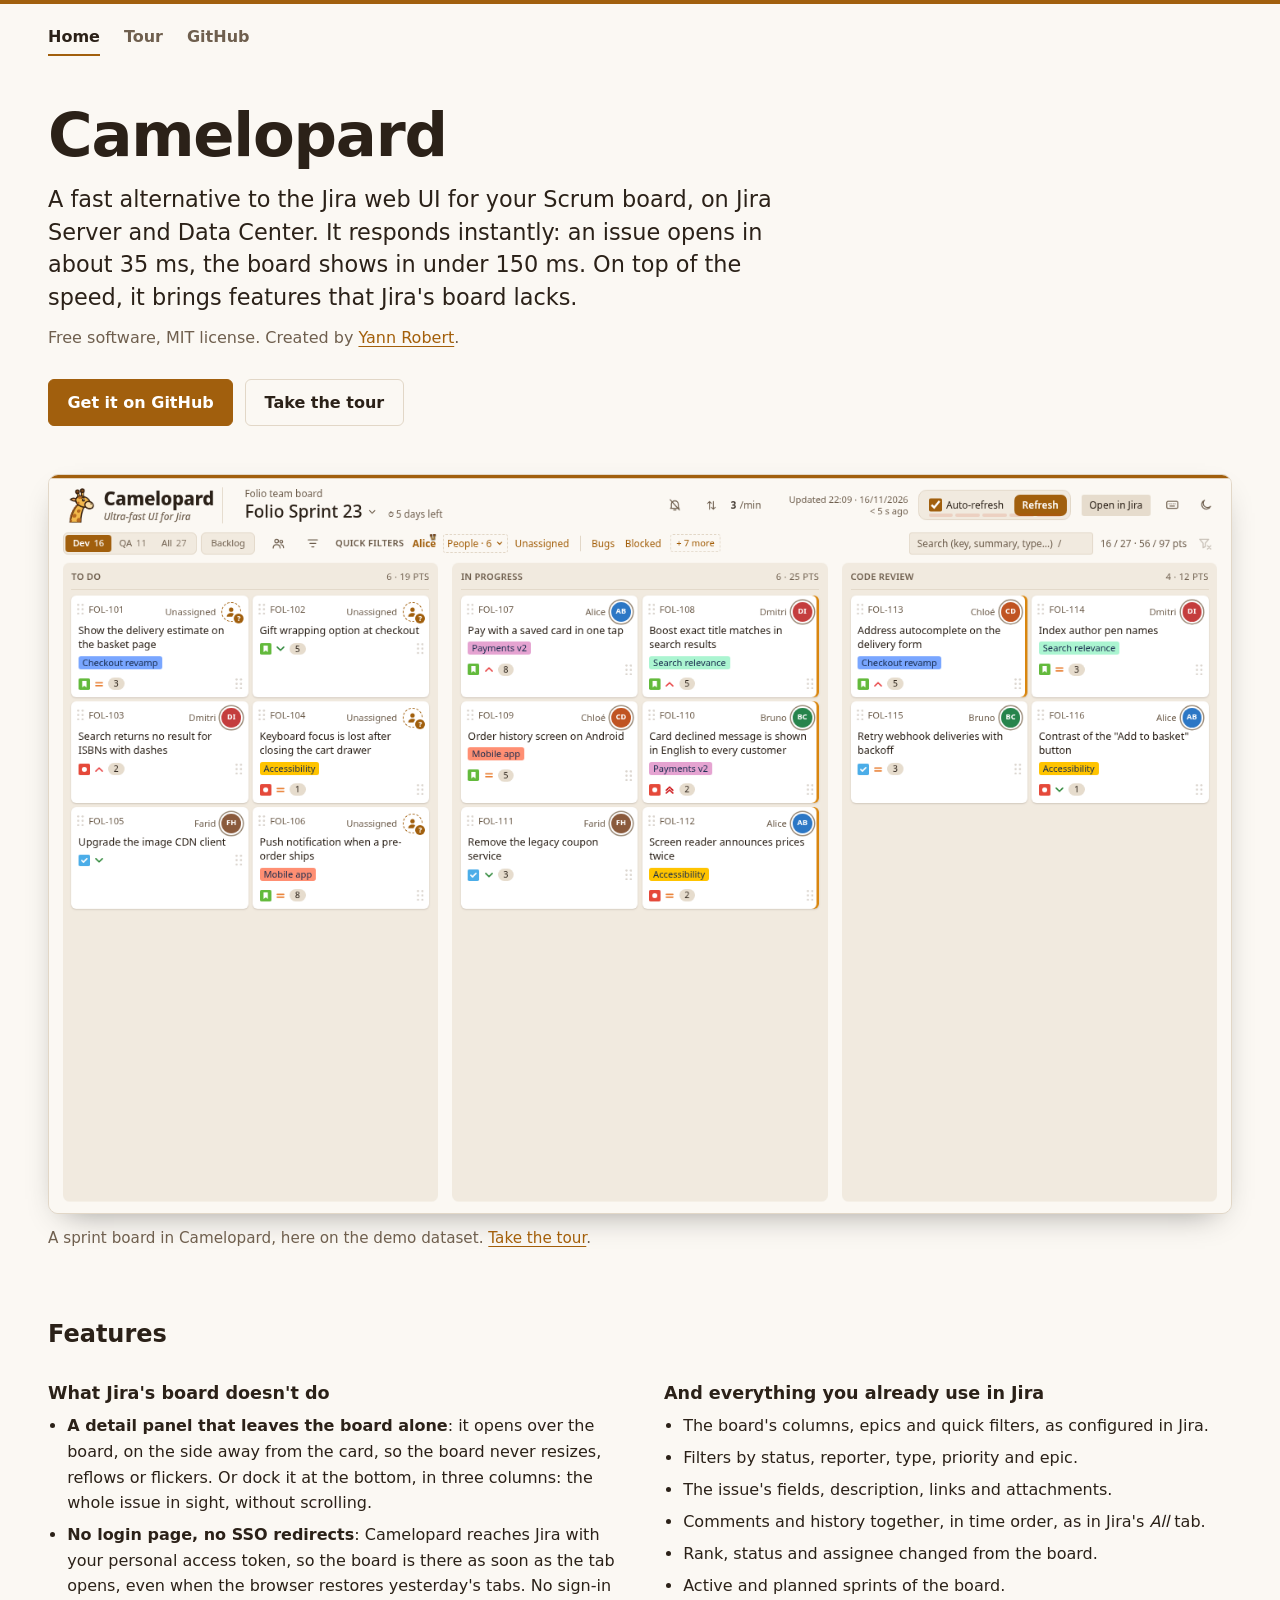
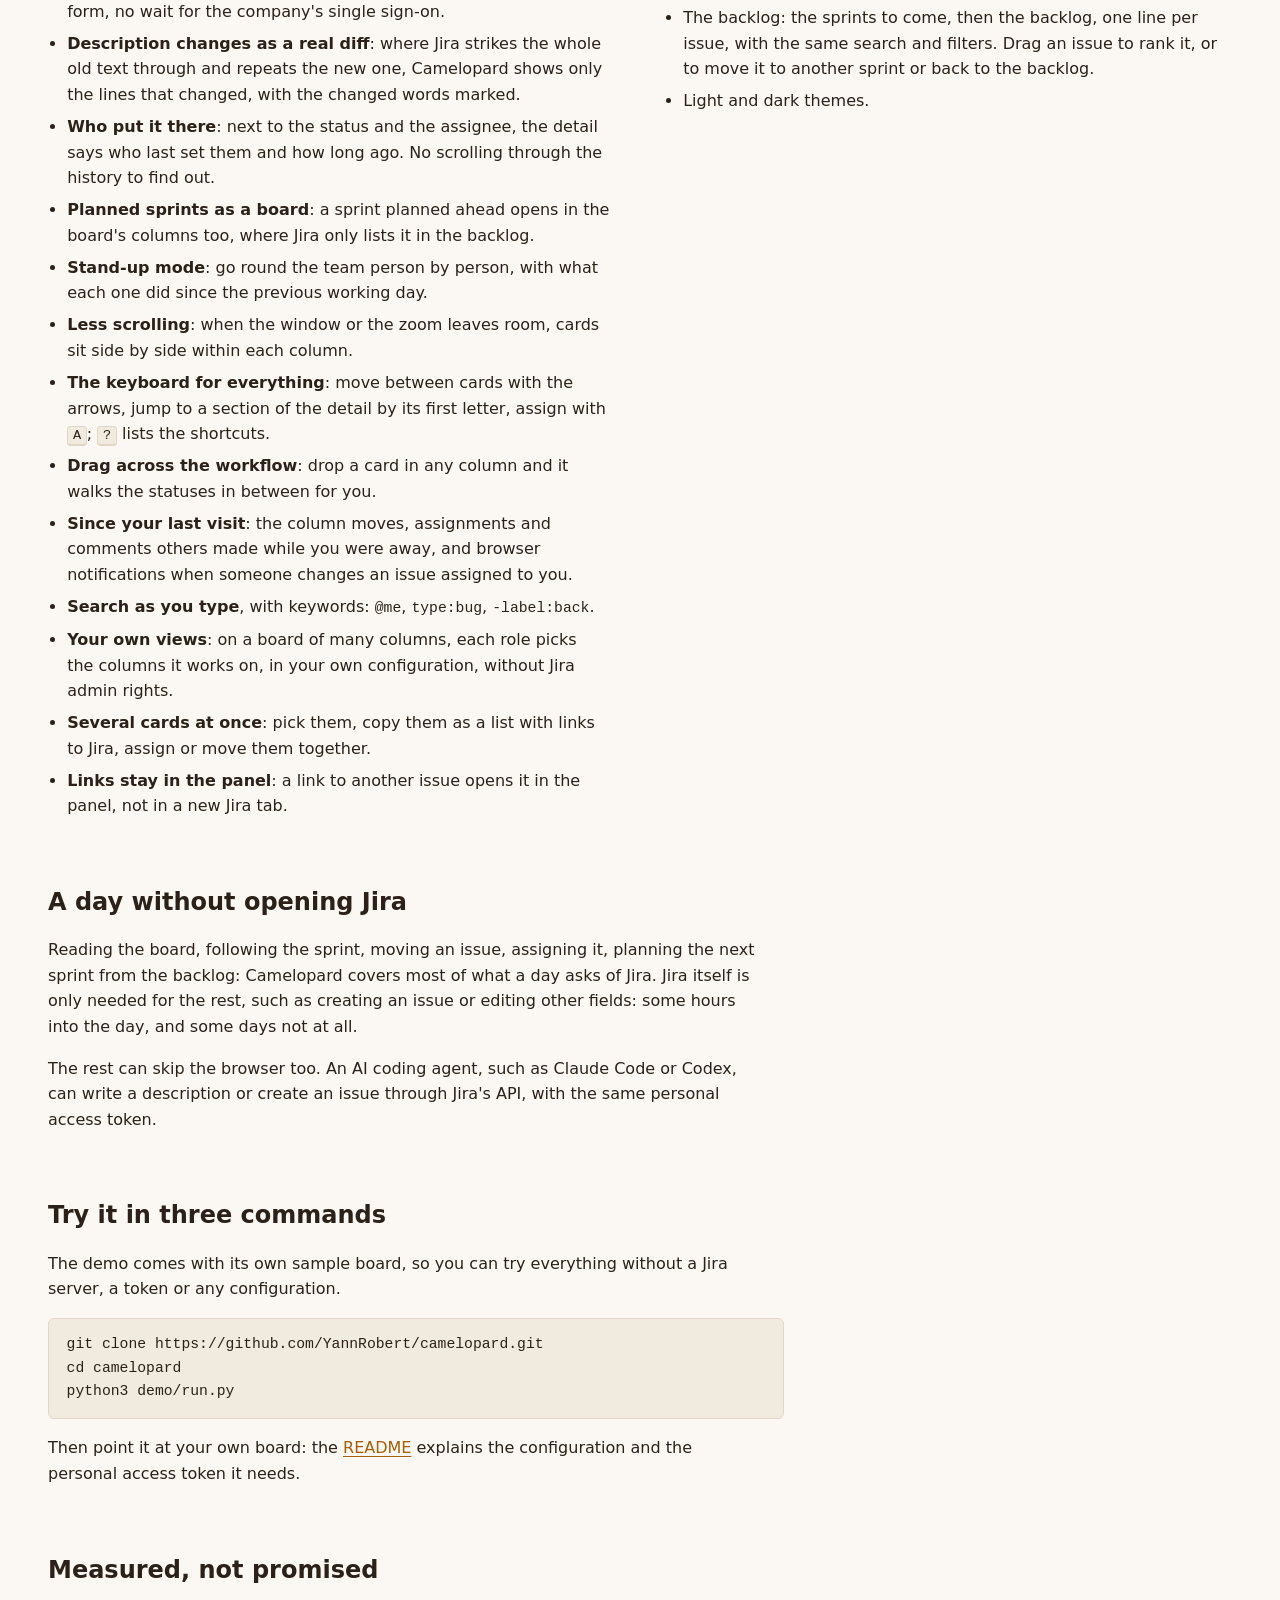
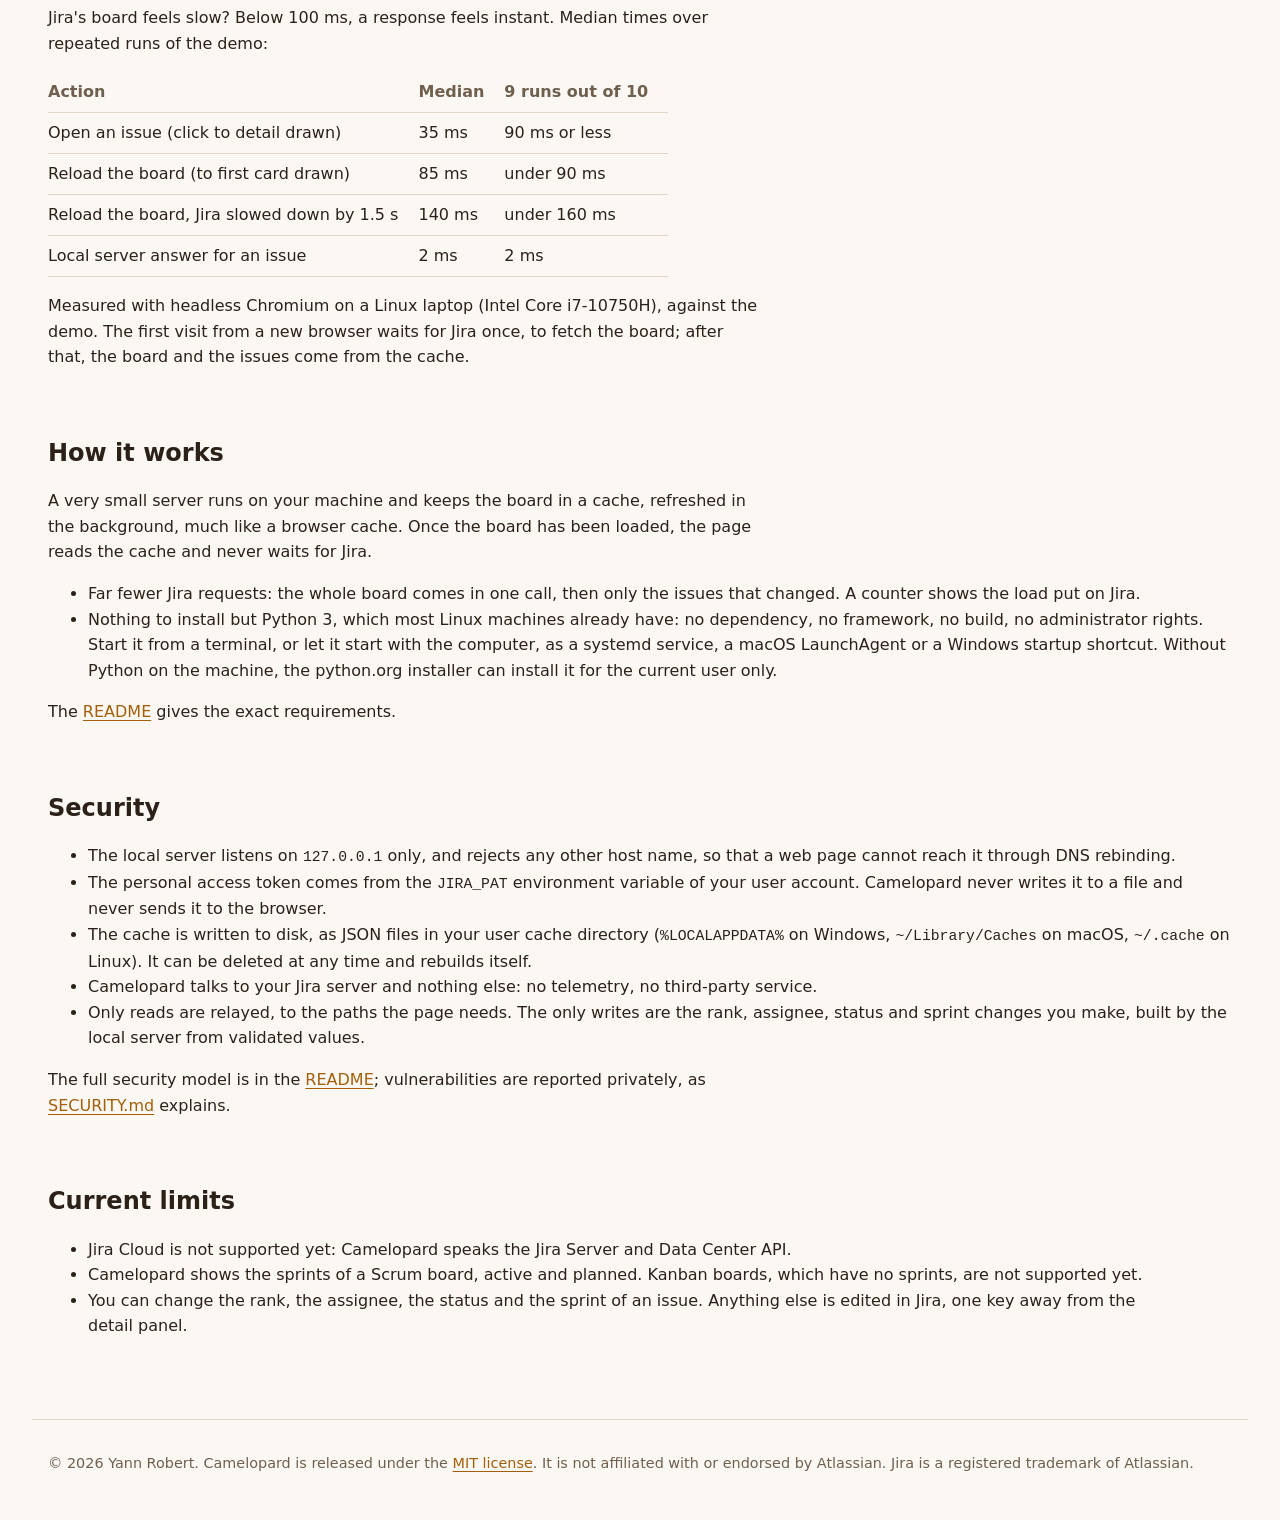
<file: camelopard/index.html>
<!doctype html>
<html lang="en">
<head>
<meta charset="utf-8">
<meta name="viewport" content="width=device-width, initial-scale=1">
<title>Camelopard: a fast alternative to the Jira UI, for Jira Server and Data Center</title>
<meta name="description" content="Camelopard is a fast alternative to the Jira web UI for your Scrum board, on Jira Server and Data Center: an issue opens in about 35 ms, the board shows in under 150 ms. Plus a detail panel that leaves the board alone, description changes as a diff, planned sprints as a board and a stand-up mode. Free software, MIT license.">
<meta name="author" content="Yann Robert">
<link rel="canonical" href="https://yannrobert.github.io/camelopard/">
<meta property="og:type" content="website">
<meta property="og:title" content="Camelopard: a fast alternative to the Jira UI">
<meta property="og:description" content="A fast alternative to the Jira web UI for your Scrum board, on Jira Server and Data Center: an issue opens in about 35 ms.">
<meta property="og:url" content="https://yannrobert.github.io/camelopard/">
<meta property="og:image" content="https://yannrobert.github.io/camelopard/board-dark.png">
<meta name="twitter:card" content="summary_large_image">
<script type="application/ld+json">
{
  "@context": "https://schema.org",
  "@type": "SoftwareApplication",
  "name": "Camelopard",
  "description": "A fast alternative to the Jira web UI for your Scrum board, on Jira Server and Data Center.",
  "applicationCategory": "DeveloperApplication",
  "operatingSystem": "Windows, macOS, Linux",
  "license": "https://opensource.org/licenses/MIT",
  "codeRepository": "https://github.com/YannRobert/camelopard",
  "url": "https://yannrobert.github.io/camelopard/",
  "image": "https://yannrobert.github.io/camelopard/board-dark.png",
  "offers": { "@type": "Offer", "price": "0", "priceCurrency": "EUR" },
  "author": { "@type": "Person", "name": "Yann Robert", "url": "https://github.com/YannRobert" }
}
</script>
<link rel="stylesheet" href="site.css">
</head>
<body>
<nav class="top"><a href="./" aria-current="page">Home</a><a href="tour.html">Tour</a><a href="https://github.com/YannRobert/camelopard">GitHub</a></nav>
<main>
  <header>
    <h1>Camelopard</h1>
    <p class="lede">A fast alternative to the Jira web UI for your Scrum board, on Jira Server and Data Center. It responds instantly: an issue opens in about 35&nbsp;ms, the board shows in under 150&nbsp;ms. On top of the speed, it brings features that Jira's board lacks.</p>
    <p class="byline">Free software, MIT license. Created by <a href="https://github.com/YannRobert">Yann Robert</a>.</p>
    <div class="actions">
      <a class="button primary" href="https://github.com/YannRobert/camelopard">Get it on GitHub</a>
      <a class="button" href="tour.html">Take the tour</a>
    </div>
  </header>

  <figure>
    <picture>
      <source srcset="board-light.png" media="(prefers-color-scheme: light)">
      <img src="board-dark.png" width="1440" height="900" alt="Camelopard showing a sprint board: To Do, In Progress and Code Review columns with issue cards, quick filters and the sprint's remaining days.">
    </picture>
    <figcaption>A sprint board in Camelopard, here on the demo dataset. <a href="tour.html">Take the tour</a>.</figcaption>
  </figure>

  <section>
    <h2>Features</h2>
    <div class="columns">
      <div>
        <h3>What Jira's board doesn't do</h3>
        <ul>
          <li><strong>A detail panel that leaves the board alone</strong>: it opens over the board, on the side away from the card, so the board never resizes, reflows or flickers. Or dock it at the bottom, in three columns: the whole issue in sight, without scrolling.</li>
          <li><strong>No login page, no SSO redirects</strong>: Camelopard reaches Jira with your personal access token, so the board is there as soon as the tab opens, even when the browser restores yesterday's tabs. No sign-in form, no wait for the company's single sign-on.</li>
          <li><strong>Description changes as a real diff</strong>: where Jira strikes the whole old text through and repeats the new one, Camelopard shows only the lines that changed, with the changed words marked.</li>
          <li><strong>Who put it there</strong>: next to the status and the assignee, the detail says who last set them and how long ago. No scrolling through the history to find out.</li>
          <li><strong>Planned sprints as a board</strong>: a sprint planned ahead opens in the board's columns too, where Jira only lists it in the backlog.</li>
          <li><strong>Stand-up mode</strong>: go round the team person by person, with what each one did since the previous working day.</li>
          <li><strong>Less scrolling</strong>: when the window or the zoom leaves room, cards sit side by side within each column.</li>
          <li><strong>The keyboard for everything</strong>: move between cards with the arrows, jump to a section of the detail by its first letter, assign with <kbd>A</kbd>; <kbd>?</kbd> lists the shortcuts.</li>
          <li><strong>Drag across the workflow</strong>: drop a card in any column and it walks the statuses in between for you.</li>
          <li><strong>Since your last visit</strong>: the column moves, assignments and comments others made while you were away, and browser notifications when someone changes an issue assigned to you.</li>
          <li><strong>Search as you type</strong>, with keywords: <code>@me</code>, <code>type:bug</code>, <code>-label:back</code>.</li>
          <li><strong>Your own views</strong>: on a board of many columns, each role picks the columns it works on, in your own configuration, without Jira admin rights.</li>
          <li><strong>Several cards at once</strong>: pick them, copy them as a list with links to Jira, assign or move them together.</li>
          <li><strong>Links stay in the panel</strong>: a link to another issue opens it in the panel, not in a new Jira tab.</li>
        </ul>
      </div>
      <div>
        <h3>And everything you already use in Jira</h3>
        <ul>
          <li>The board's columns, epics and quick filters, as configured in Jira.</li>
          <li>Filters by status, reporter, type, priority and epic.</li>
          <li>The issue's fields, description, links and attachments.</li>
          <li>Comments and history together, in time order, as in Jira's <em>All</em> tab.</li>
          <li>Rank, status and assignee changed from the board.</li>
          <li>Active and planned sprints of the board.</li>
          <li>The backlog: the sprints to come, then the backlog, one line per issue, with the same search and filters. Drag an issue to rank it, or to move it to another sprint or back to the backlog.</li>
          <li>Light and dark themes.</li>
        </ul>
      </div>
    </div>
  </section>

  <section>
    <h2>A day without opening Jira</h2>
    <p>Reading the board, following the sprint, moving an issue, assigning it, planning the next sprint from the backlog: Camelopard covers most of what a day asks of Jira. Jira itself is only needed for the rest, such as creating an issue or editing other fields: some hours into the day, and some days not at all.</p>
    <p>The rest can skip the browser too. An AI coding agent, such as Claude Code or Codex, can write a description or create an issue through Jira's API, with the same personal access token.</p>
  </section>

  <section>
    <h2>Try it in three commands</h2>
    <p>The demo comes with its own sample board, so you can try everything without a Jira server, a token or any configuration.</p>
    <pre><code>git clone https://github.com/YannRobert/camelopard.git
cd camelopard
python3 demo/run.py</code></pre>
    <p>Then point it at your own board: the <a href="https://github.com/YannRobert/camelopard#configuration">README</a> explains the configuration and the personal access token it needs.</p>
  </section>
  <section>
    <h2>Measured, not promised</h2>
    <p>Jira's board feels slow? Below 100&nbsp;ms, a response feels instant. Median times over repeated runs of the demo:</p>
    <table>
      <thead><tr><th>Action</th><th>Median</th><th>9 runs out of 10</th></tr></thead>
      <tbody>
        <tr><td>Open an issue (click to detail drawn)</td><td>35&nbsp;ms</td><td>90&nbsp;ms or less</td></tr>
        <tr><td>Reload the board (to first card drawn)</td><td>85&nbsp;ms</td><td>under 90&nbsp;ms</td></tr>
        <tr><td>Reload the board, Jira slowed down by 1.5&nbsp;s</td><td>140&nbsp;ms</td><td>under 160&nbsp;ms</td></tr>
        <tr><td>Local server answer for an issue</td><td>2&nbsp;ms</td><td>2&nbsp;ms</td></tr>
      </tbody>
    </table>
    <p>Measured with headless Chromium on a Linux laptop (Intel Core i7-10750H), against the demo. The first visit from a new browser waits for Jira once, to fetch the board; after that, the board and the issues come from the cache.</p>
  </section>

  <section>
    <h2>How it works</h2>
    <p>A very small server runs on your machine and keeps the board in a cache, refreshed in the background, much like a browser cache. Once the board has been loaded, the page reads the cache and never waits for Jira.</p>
    <ul>
      <li>Far fewer Jira requests: the whole board comes in one call, then only the issues that changed. A counter shows the load put on Jira.</li>
      <li>Nothing to install but Python 3, which most Linux machines already have: no dependency, no framework, no build, no administrator rights. Start it from a terminal, or let it start with the computer, as a systemd service, a macOS LaunchAgent or a Windows startup shortcut. Without Python on the machine, the python.org installer can install it for the current user only.</li>
    </ul>
    <p>The <a href="https://github.com/YannRobert/camelopard#requirements">README</a> gives the exact requirements.</p>
  </section>

  <section>
    <h2>Security</h2>
    <ul>
      <li>The local server listens on <code>127.0.0.1</code> only, and rejects any other host name, so that a web page cannot reach it through DNS rebinding.</li>
      <li>The personal access token comes from the <code>JIRA_PAT</code> environment variable of your user account. Camelopard never writes it to a file and never sends it to the browser.</li>
      <li>The cache is written to disk, as JSON files in your user cache directory (<code>%LOCALAPPDATA%</code> on Windows, <code>~/Library/Caches</code> on macOS, <code>~/.cache</code> on Linux). It can be deleted at any time and rebuilds itself.</li>
      <li>Camelopard talks to your Jira server and nothing else: no telemetry, no third-party service.</li>
      <li>Only reads are relayed, to the paths the page needs. The only writes are the rank, assignee, status and sprint changes you make, built by the local server from validated values.</li>
    </ul>
    <p>The full security model is in the <a href="https://github.com/YannRobert/camelopard#security">README</a>; vulnerabilities are reported privately, as <a href="https://github.com/YannRobert/camelopard/blob/develop/SECURITY.md">SECURITY.md</a> explains.</p>
  </section>
  <section>
    <h2>Current limits</h2>
    <ul>
      <li>Jira Cloud is not supported yet: Camelopard speaks the Jira Server and Data Center API.</li>
      <li>Camelopard shows the sprints of a Scrum board, active and planned. Kanban boards, which have no sprints, are not supported yet.</li>
      <li>You can change the rank, the assignee, the status and the sprint of an issue. Anything else is edited in Jira, one key away from the detail panel.</li>
    </ul>
  </section>
</main>
<footer>
  © 2026 Yann Robert. Camelopard is released under the <a href="https://github.com/YannRobert/camelopard/blob/develop/LICENSE">MIT license</a>.
  It is not affiliated with or endorsed by Atlassian. Jira is a registered trademark of Atlassian.
</footer>
</body>
</html>
</file>
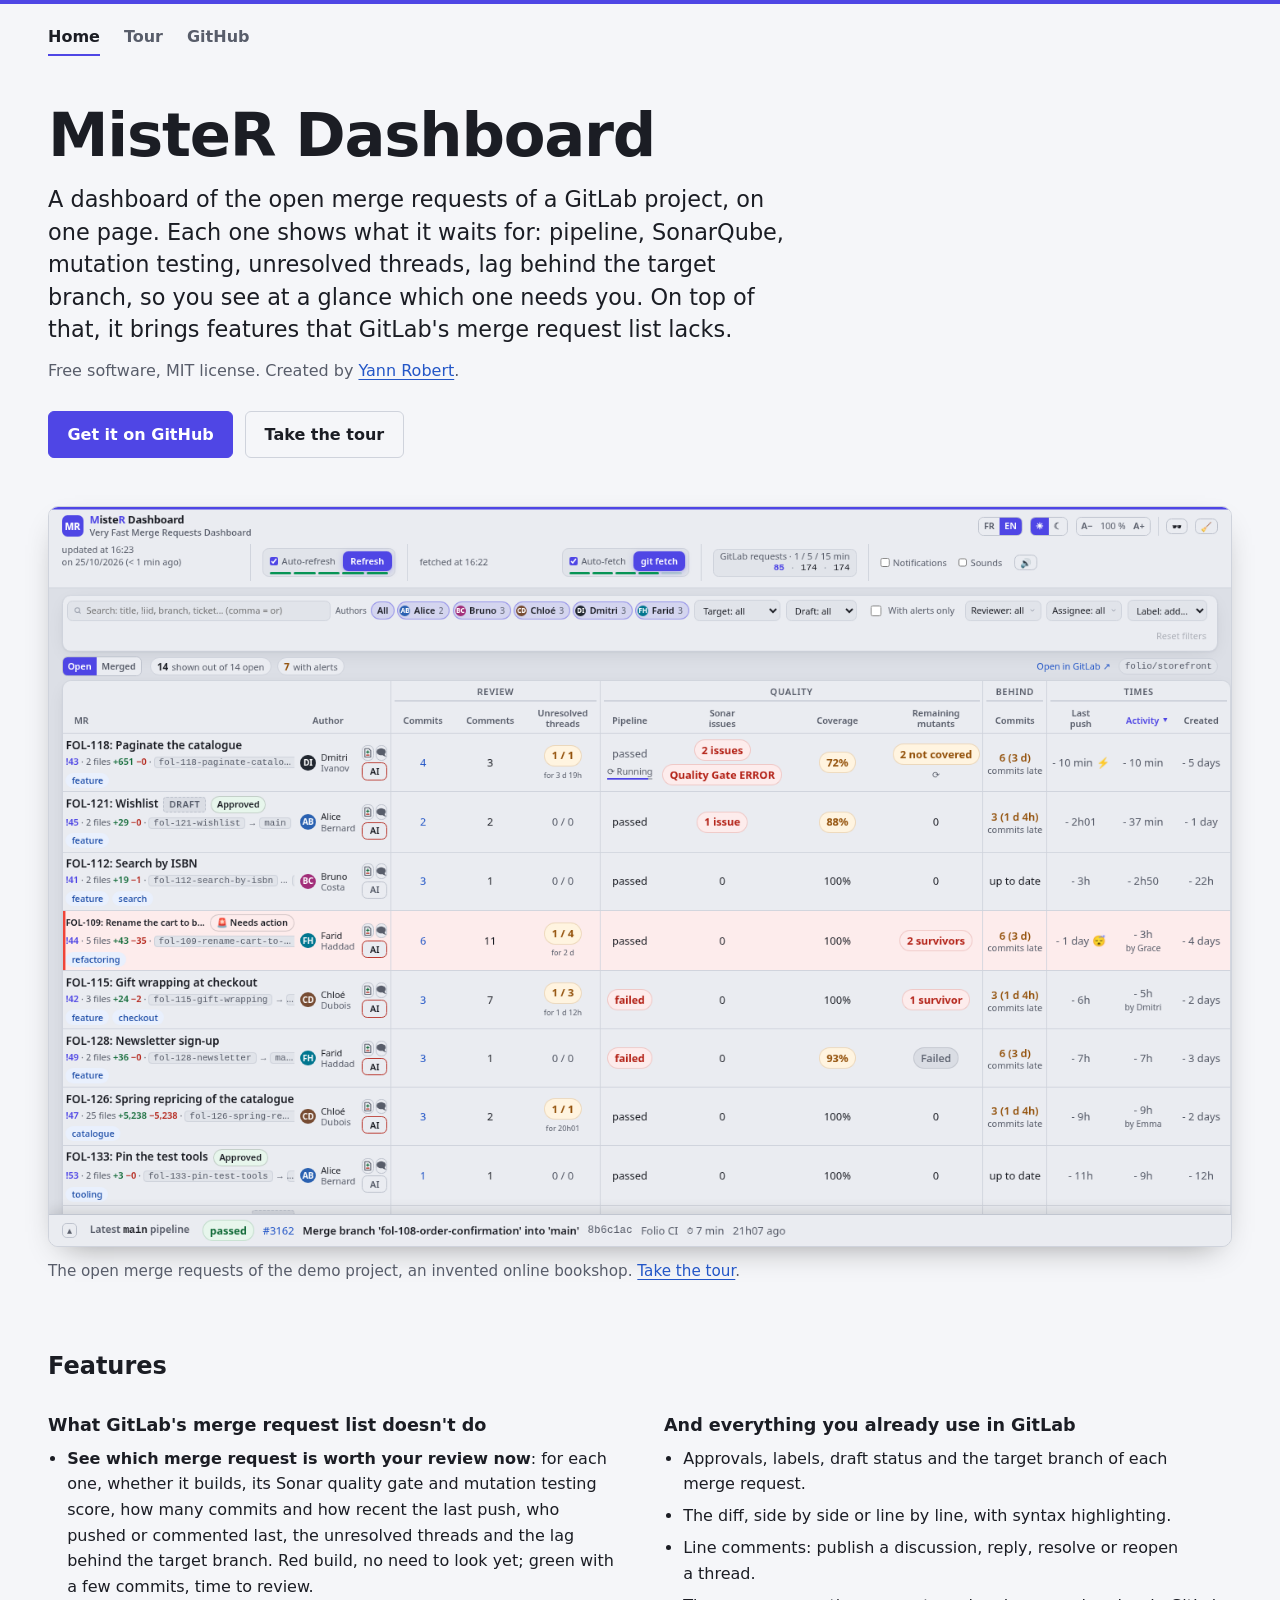
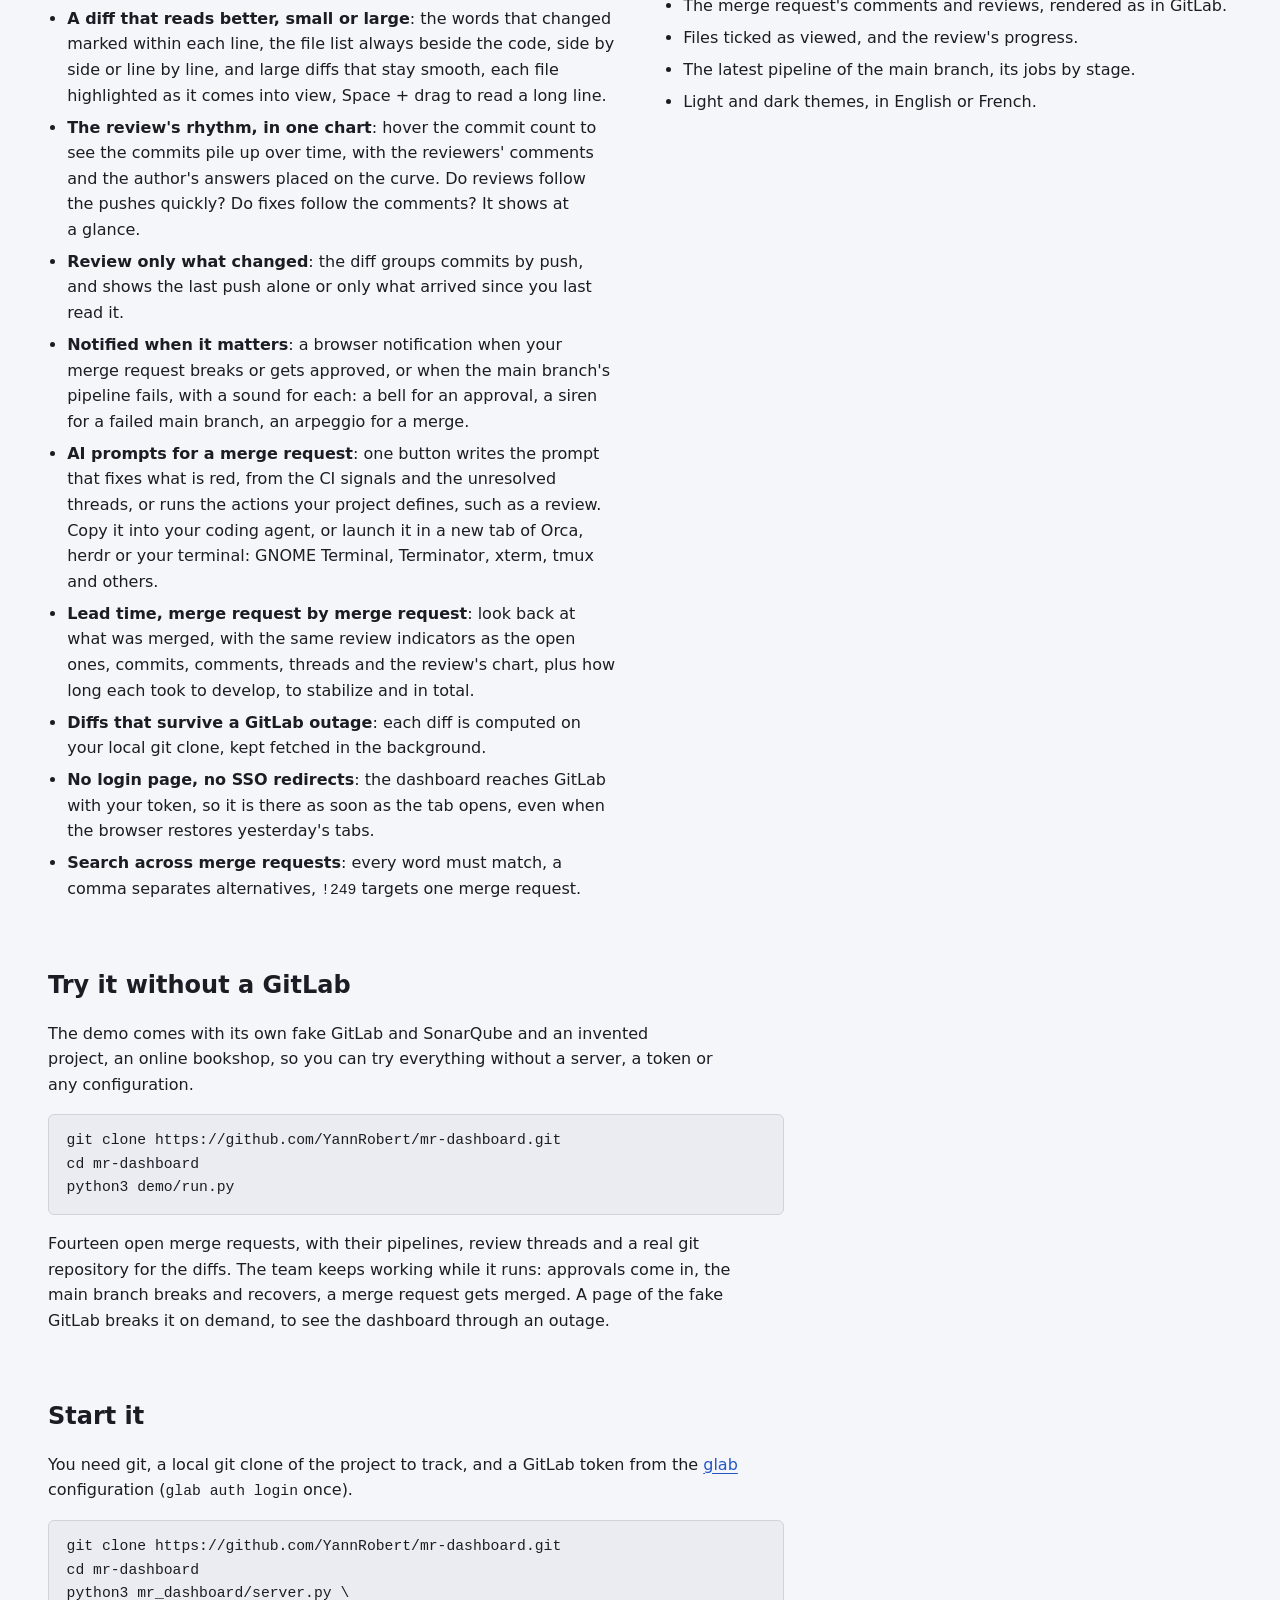
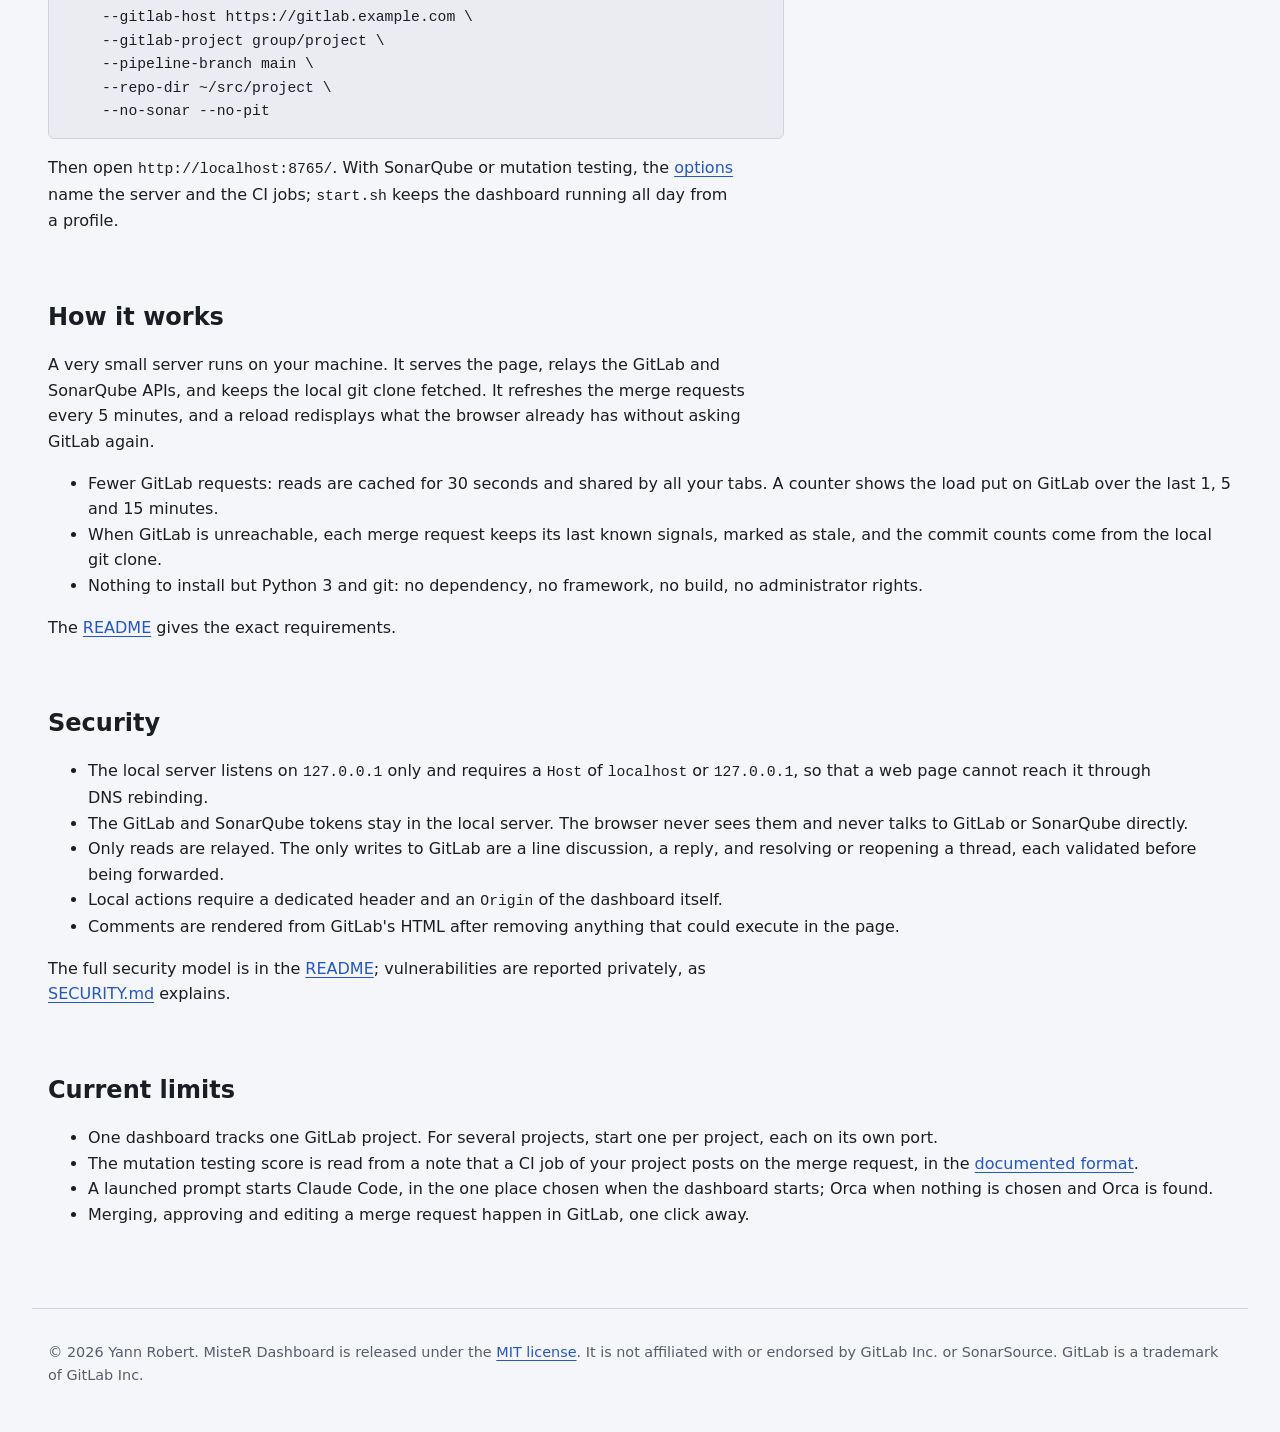
<file: mr-dashboard/index.html>
<!doctype html>
<html lang="en">
<head>
<meta charset="utf-8">
<meta name="viewport" content="width=device-width, initial-scale=1">
<title>MisteR Dashboard: a GitLab merge request dashboard, with CI signals and notifications</title>
<meta name="description" content="MisteR Dashboard shows every open merge request of a GitLab project with what it waits for: pipeline, SonarQube, mutation testing, unresolved threads, lag behind the target branch. Plus browser notifications, diffs that work during a GitLab outage, and AI prompts to fix a merge request. Free software, MIT license.">
<meta name="author" content="Yann Robert">
<link rel="canonical" href="https://yannrobert.github.io/mr-dashboard/">
<meta property="og:type" content="website">
<meta property="og:title" content="MisteR Dashboard: a GitLab merge request dashboard">
<meta property="og:description" content="Every open merge request of a GitLab project with its CI signals, browser notifications and diffs that work during a GitLab outage.">
<meta property="og:url" content="https://yannrobert.github.io/mr-dashboard/">
<meta property="og:image" content="https://yannrobert.github.io/mr-dashboard/tour/dashboard.png">
<meta name="twitter:card" content="summary_large_image">
<script type="application/ld+json">
{
  "@context": "https://schema.org",
  "@type": "SoftwareApplication",
  "name": "MisteR Dashboard",
  "description": "A GitLab merge request dashboard: every open merge request of a project with its CI signals, and browser notifications.",
  "applicationCategory": "DeveloperApplication",
  "operatingSystem": "Linux, macOS, Windows (WSL)",
  "license": "https://opensource.org/licenses/MIT",
  "codeRepository": "https://github.com/YannRobert/mr-dashboard",
  "url": "https://yannrobert.github.io/mr-dashboard/",
  "image": "https://yannrobert.github.io/mr-dashboard/tour/dashboard.png",
  "offers": { "@type": "Offer", "price": "0", "priceCurrency": "EUR" },
  "author": { "@type": "Person", "name": "Yann Robert", "url": "https://github.com/YannRobert" }
}
</script>
<link rel="stylesheet" href="site.css">
</head>
<body>
<nav class="top"><a href="./" aria-current="page">Home</a><a href="tour.html">Tour</a><a href="https://github.com/YannRobert/mr-dashboard">GitHub</a></nav>
<main>
  <header>
    <h1>MisteR Dashboard</h1>
    <p class="lede">A dashboard of the open merge requests of a GitLab project, on one page. Each one shows what it waits for: pipeline, SonarQube, mutation testing, unresolved threads, lag behind the target branch, so you see at a glance which one needs you. On top of that, it brings features that GitLab's merge request list lacks.</p>
    <p class="byline">Free software, MIT license. Created by <a href="https://github.com/YannRobert">Yann Robert</a>.</p>
    <div class="actions">
      <a class="button primary" href="https://github.com/YannRobert/mr-dashboard">Get it on GitHub</a>
      <a class="button" href="tour.html">Take the tour</a>
    </div>
  </header>

  <figure>
    <img src="tour/dashboard.png" width="1440" height="900" alt="MisteR Dashboard listing the open merge requests of a project, each with its commits, comments, unresolved threads, pipeline, Sonar issues, coverage, remaining mutants and lag behind the target branch.">
    <figcaption>The open merge requests of the demo project, an invented online bookshop. <a href="tour.html">Take the tour</a>.</figcaption>
  </figure>

  <section>
    <h2>Features</h2>
    <div class="columns">
      <div>
        <h3>What GitLab's merge request list doesn't do</h3>
        <ul>
          <li><strong>See which merge request is worth your review now</strong>: for each one, whether it builds, its Sonar quality gate and mutation testing score, how many commits and how recent the last push, who pushed or commented last, the unresolved threads and the lag behind the target branch. Red build, no need to look yet; green with a few commits, time to review.</li>
          <li><strong>A diff that reads better, small or large</strong>: the words that changed marked within each line, the file list always beside the code, side by side or line by line, and large diffs that stay smooth, each file highlighted as it comes into view, Space + drag to read a long line.</li>
          <li><strong>The review's rhythm, in one chart</strong>: hover the commit count to see the commits pile up over time, with the reviewers' comments and the author's answers placed on the curve. Do reviews follow the pushes quickly? Do fixes follow the comments? It shows at a glance.</li>
          <li><strong>Review only what changed</strong>: the diff groups commits by push, and shows the last push alone or only what arrived since you last read it.</li>
          <li><strong>Notified when it matters</strong>: a browser notification when your merge request breaks or gets approved, or when the main branch's pipeline fails, with a sound for each: a bell for an approval, a siren for a failed main branch, an arpeggio for a merge.</li>
          <li><strong>AI prompts for a merge request</strong>: one button writes the prompt that fixes what is red, from the CI signals and the unresolved threads, or runs the actions your project defines, such as a review. Copy it into your coding agent, or launch it in a new tab of Orca, herdr or your terminal: GNOME Terminal, Terminator, xterm, tmux and others.</li>
          <li><strong>Lead time, merge request by merge request</strong>: look back at what was merged, with the same review indicators as the open ones, commits, comments, threads and the review's chart, plus how long each took to develop, to stabilize and in total.</li>
          <li><strong>Diffs that survive a GitLab outage</strong>: each diff is computed on your local git clone, kept fetched in the background.</li>
          <li><strong>No login page, no SSO redirects</strong>: the dashboard reaches GitLab with your token, so it is there as soon as the tab opens, even when the browser restores yesterday's tabs.</li>
          <li><strong>Search across merge requests</strong>: every word must match, a comma separates alternatives, <code>!249</code> targets one merge request.</li>
        </ul>
      </div>
      <div>
        <h3>And everything you already use in GitLab</h3>
        <ul>
          <li>Approvals, labels, draft status and the target branch of each merge request.</li>
          <li>The diff, side by side or line by line, with syntax highlighting.</li>
          <li>Line comments: publish a discussion, reply, resolve or reopen a thread.</li>
          <li>The merge request's comments and reviews, rendered as in GitLab.</li>
          <li>Files ticked as viewed, and the review's progress.</li>
          <li>The latest pipeline of the main branch, its jobs by stage.</li>
          <li>Light and dark themes, in English or French.</li>
        </ul>
      </div>
    </div>
  </section>

  <section>
    <h2>Try it without a GitLab</h2>
    <p>The demo comes with its own fake GitLab and SonarQube and an invented project, an online bookshop, so you can try everything without a server, a token or any configuration.</p>
    <pre><code>git clone https://github.com/YannRobert/mr-dashboard.git
cd mr-dashboard
python3 demo/run.py</code></pre>
    <p>Fourteen open merge requests, with their pipelines, review threads and a real git repository for the diffs. The team keeps working while it runs: approvals come in, the main branch breaks and recovers, a merge request gets merged. A page of the fake GitLab breaks it on demand, to see the dashboard through an outage.</p>
  </section>

  <section>
    <h2>Start it</h2>
    <p>You need git, a local git clone of the project to track, and a GitLab token from the <a href="https://gitlab.com/gitlab-org/cli">glab</a> configuration (<code>glab auth login</code> once).</p>
    <pre><code>git clone https://github.com/YannRobert/mr-dashboard.git
cd mr-dashboard
python3 mr_dashboard/server.py \
    --gitlab-host https://gitlab.example.com \
    --gitlab-project group/project \
    --pipeline-branch main \
    --repo-dir ~/src/project \
    --no-sonar --no-pit</code></pre>
    <p>Then open <code>http://localhost:8765/</code>. With SonarQube or mutation testing, the <a href="https://github.com/YannRobert/mr-dashboard#options">options</a> name the server and the CI jobs; <code>start.sh</code> keeps the dashboard running all day from a profile.</p>
  </section>

  <section>
    <h2>How it works</h2>
    <p>A very small server runs on your machine. It serves the page, relays the GitLab and SonarQube APIs, and keeps the local git clone fetched. It refreshes the merge requests every 5 minutes, and a reload redisplays what the browser already has without asking GitLab again.</p>
    <ul>
      <li>Fewer GitLab requests: reads are cached for 30 seconds and shared by all your tabs. A counter shows the load put on GitLab over the last 1, 5 and 15 minutes.</li>
      <li>When GitLab is unreachable, each merge request keeps its last known signals, marked as stale, and the commit counts come from the local git clone.</li>
      <li>Nothing to install but Python 3 and git: no dependency, no framework, no build, no administrator rights.</li>
    </ul>
    <p>The <a href="https://github.com/YannRobert/mr-dashboard#prerequisites">README</a> gives the exact requirements.</p>
  </section>

  <section>
    <h2>Security</h2>
    <ul>
      <li>The local server listens on <code>127.0.0.1</code> only and requires a <code>Host</code> of <code>localhost</code> or <code>127.0.0.1</code>, so that a web page cannot reach it through DNS rebinding.</li>
      <li>The GitLab and SonarQube tokens stay in the local server. The browser never sees them and never talks to GitLab or SonarQube directly.</li>
      <li>Only reads are relayed. The only writes to GitLab are a line discussion, a reply, and resolving or reopening a thread, each validated before being forwarded.</li>
      <li>Local actions require a dedicated header and an <code>Origin</code> of the dashboard itself.</li>
      <li>Comments are rendered from GitLab's HTML after removing anything that could execute in the page.</li>
    </ul>
    <p>The full security model is in the <a href="https://github.com/YannRobert/mr-dashboard#security-model">README</a>; vulnerabilities are reported privately, as <a href="https://github.com/YannRobert/mr-dashboard/blob/main/.github/SECURITY.md">SECURITY.md</a> explains.</p>
  </section>

  <section>
    <h2>Current limits</h2>
    <ul>
      <li>One dashboard tracks one GitLab project. For several projects, start one per project, each on its own port.</li>
      <li>The mutation testing score is read from a note that a CI job of your project posts on the merge request, in the <a href="https://github.com/YannRobert/mr-dashboard#mutation-report-format">documented format</a>.</li>
      <li>A launched prompt starts Claude Code, in the one place chosen when the dashboard starts; Orca when nothing is chosen and Orca is found.</li>
      <li>Merging, approving and editing a merge request happen in GitLab, one click away.</li>
    </ul>
  </section>
</main>
<footer>
  © 2026 Yann Robert. MisteR Dashboard is released under the <a href="https://github.com/YannRobert/mr-dashboard/blob/main/LICENSE">MIT license</a>.
  It is not affiliated with or endorsed by GitLab Inc. or SonarSource. GitLab is a trademark of GitLab Inc.
</footer>
</body>
</html>
</file>
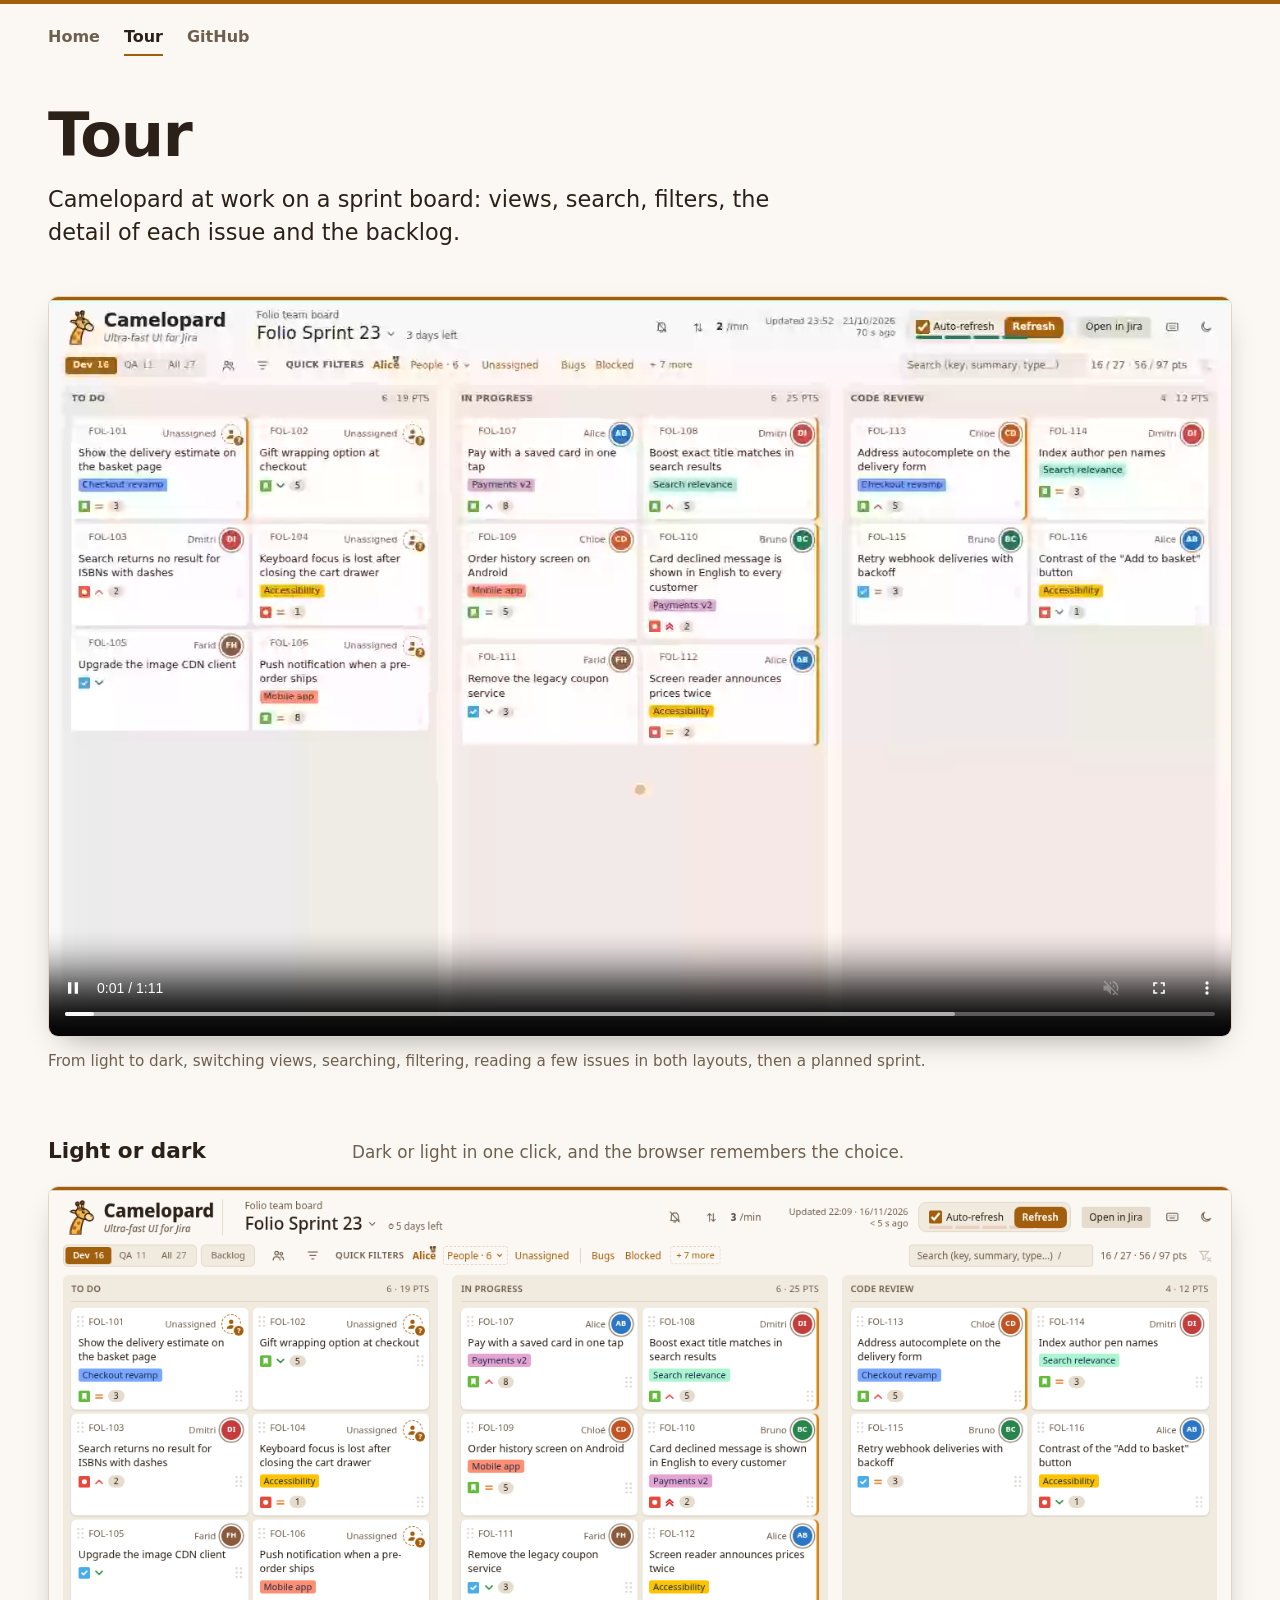
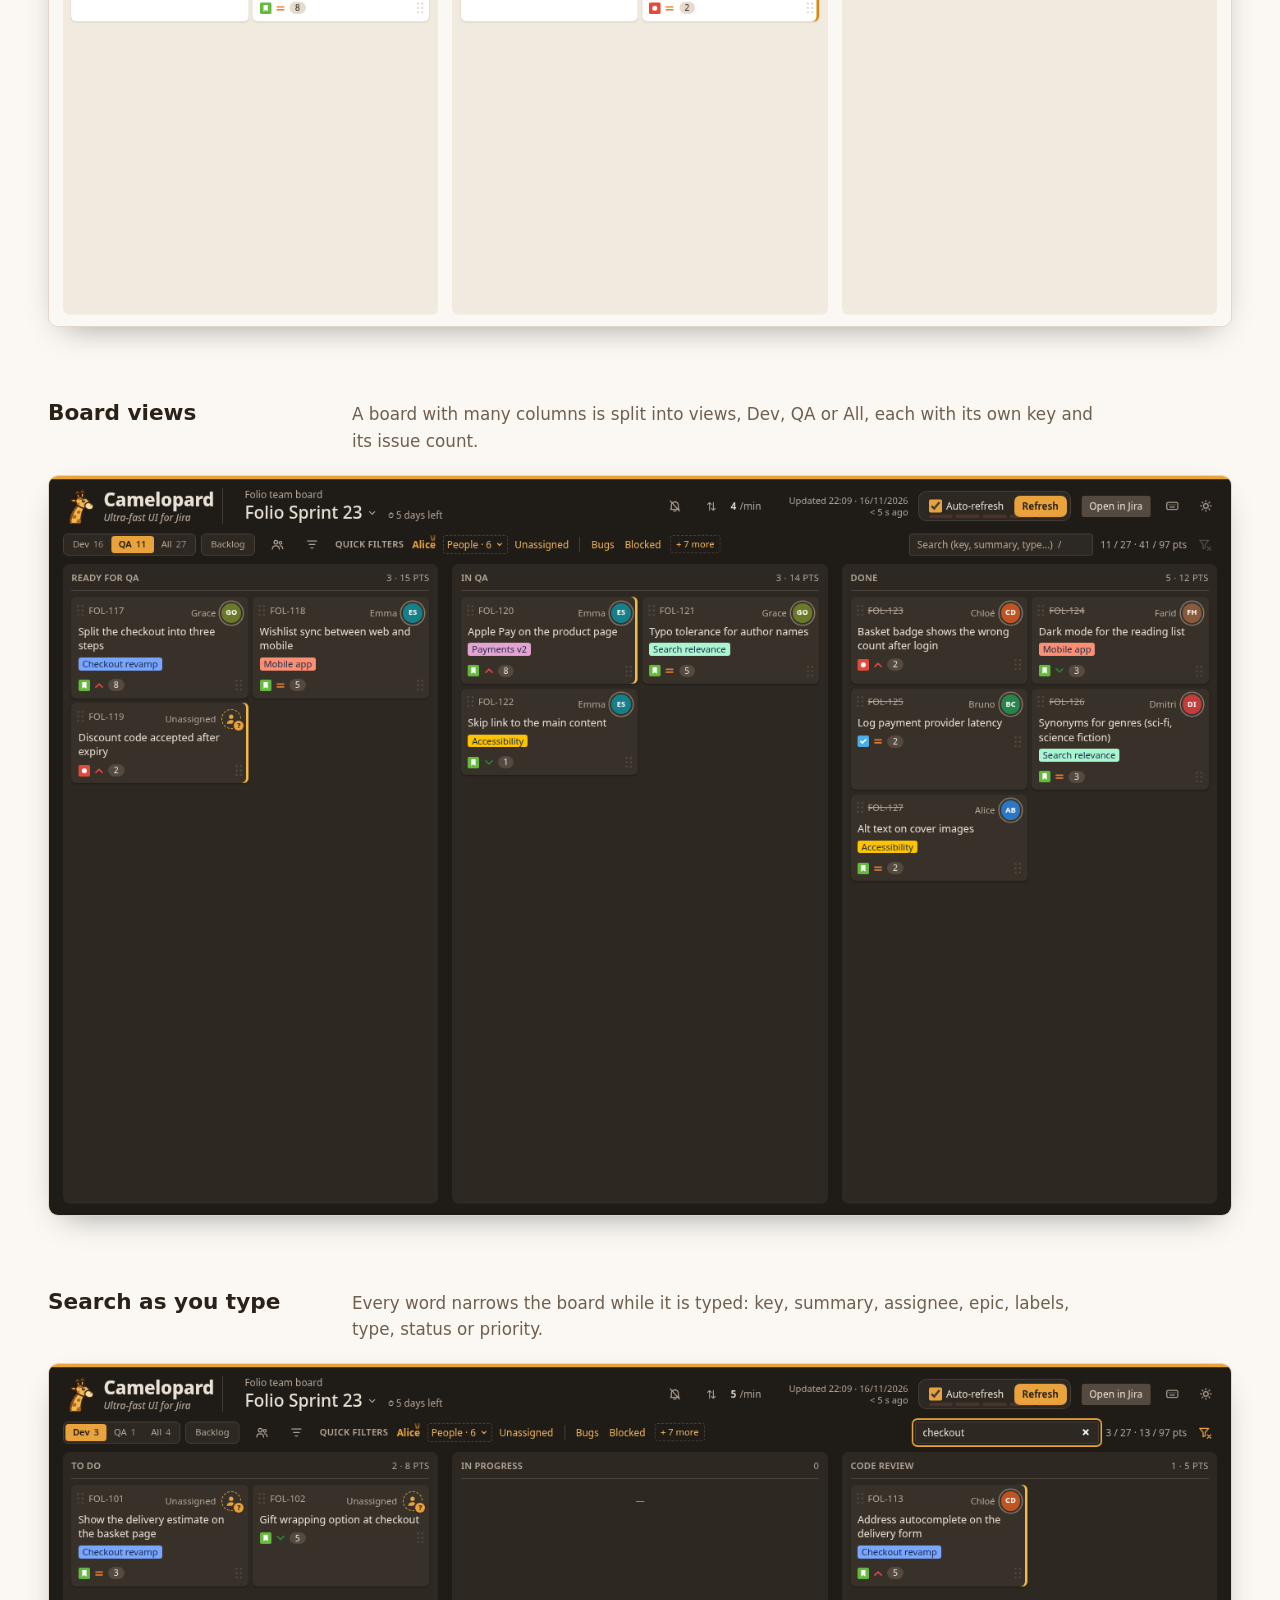
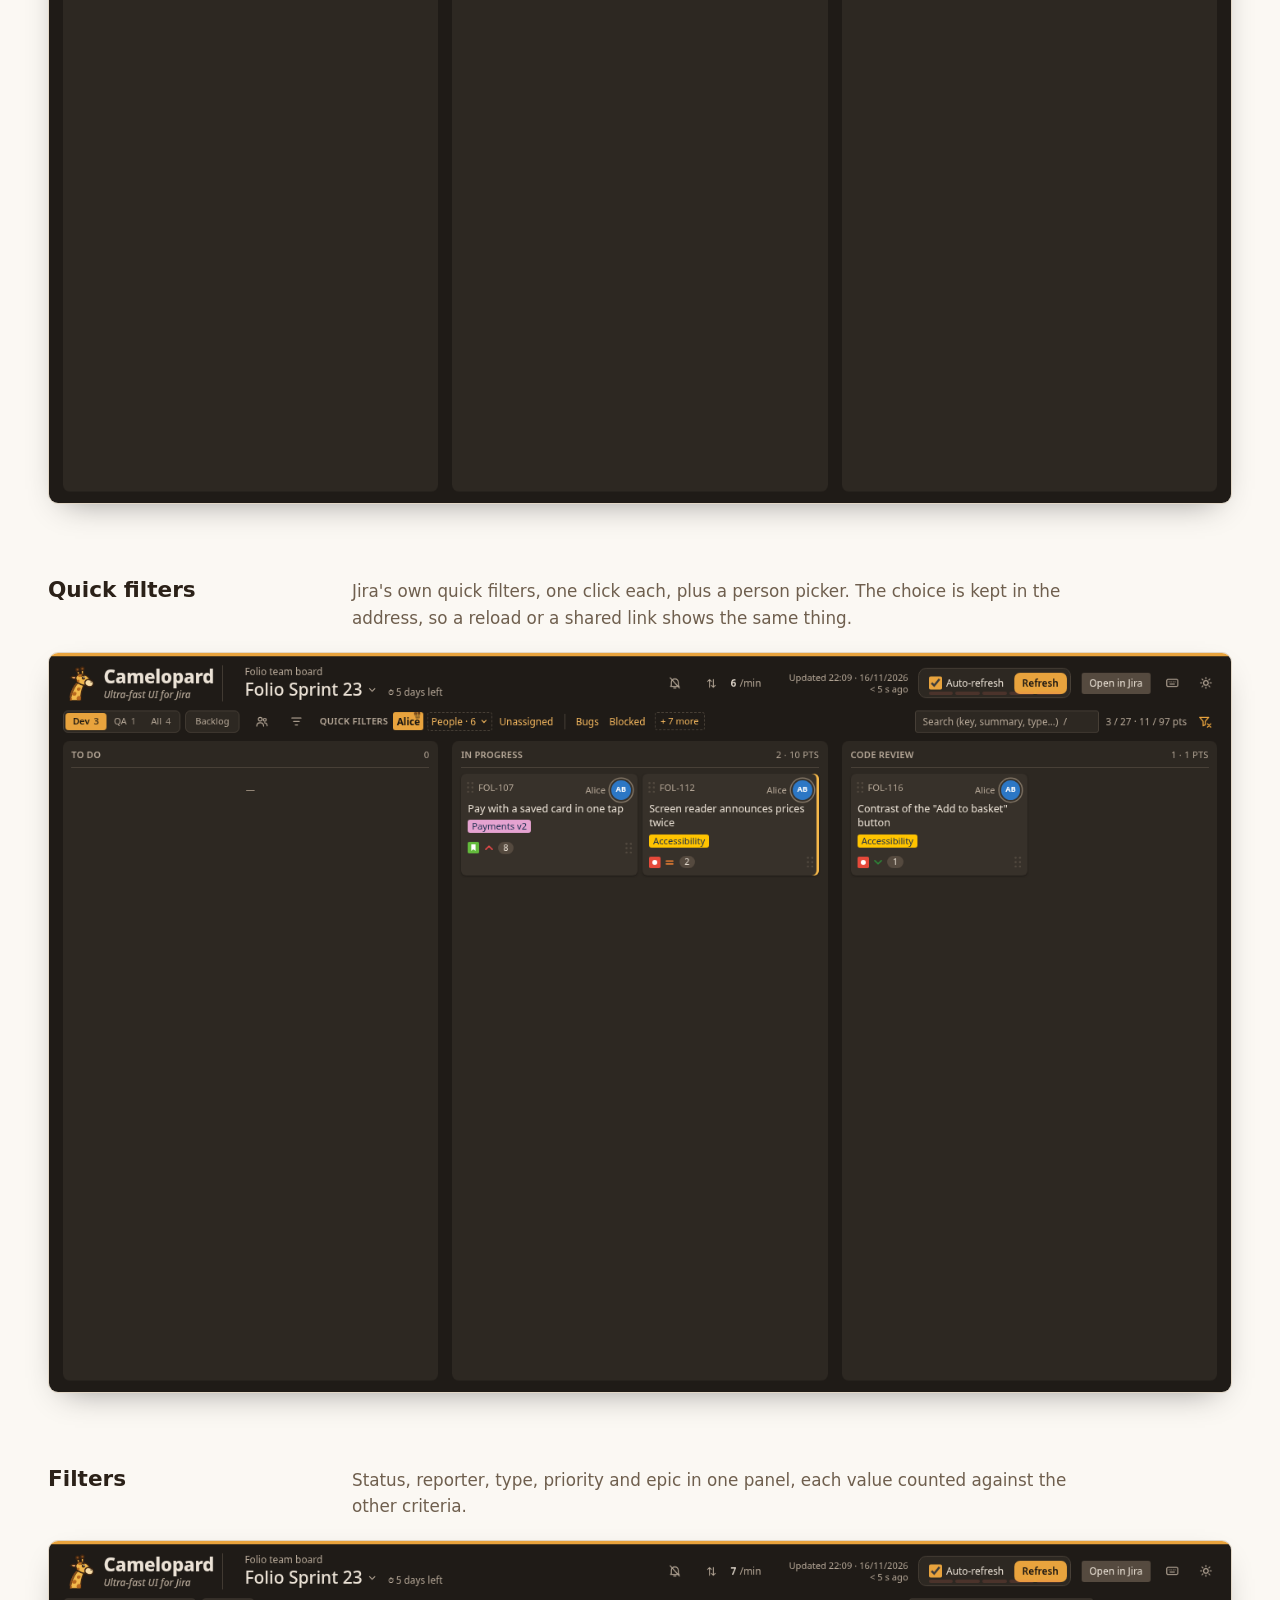
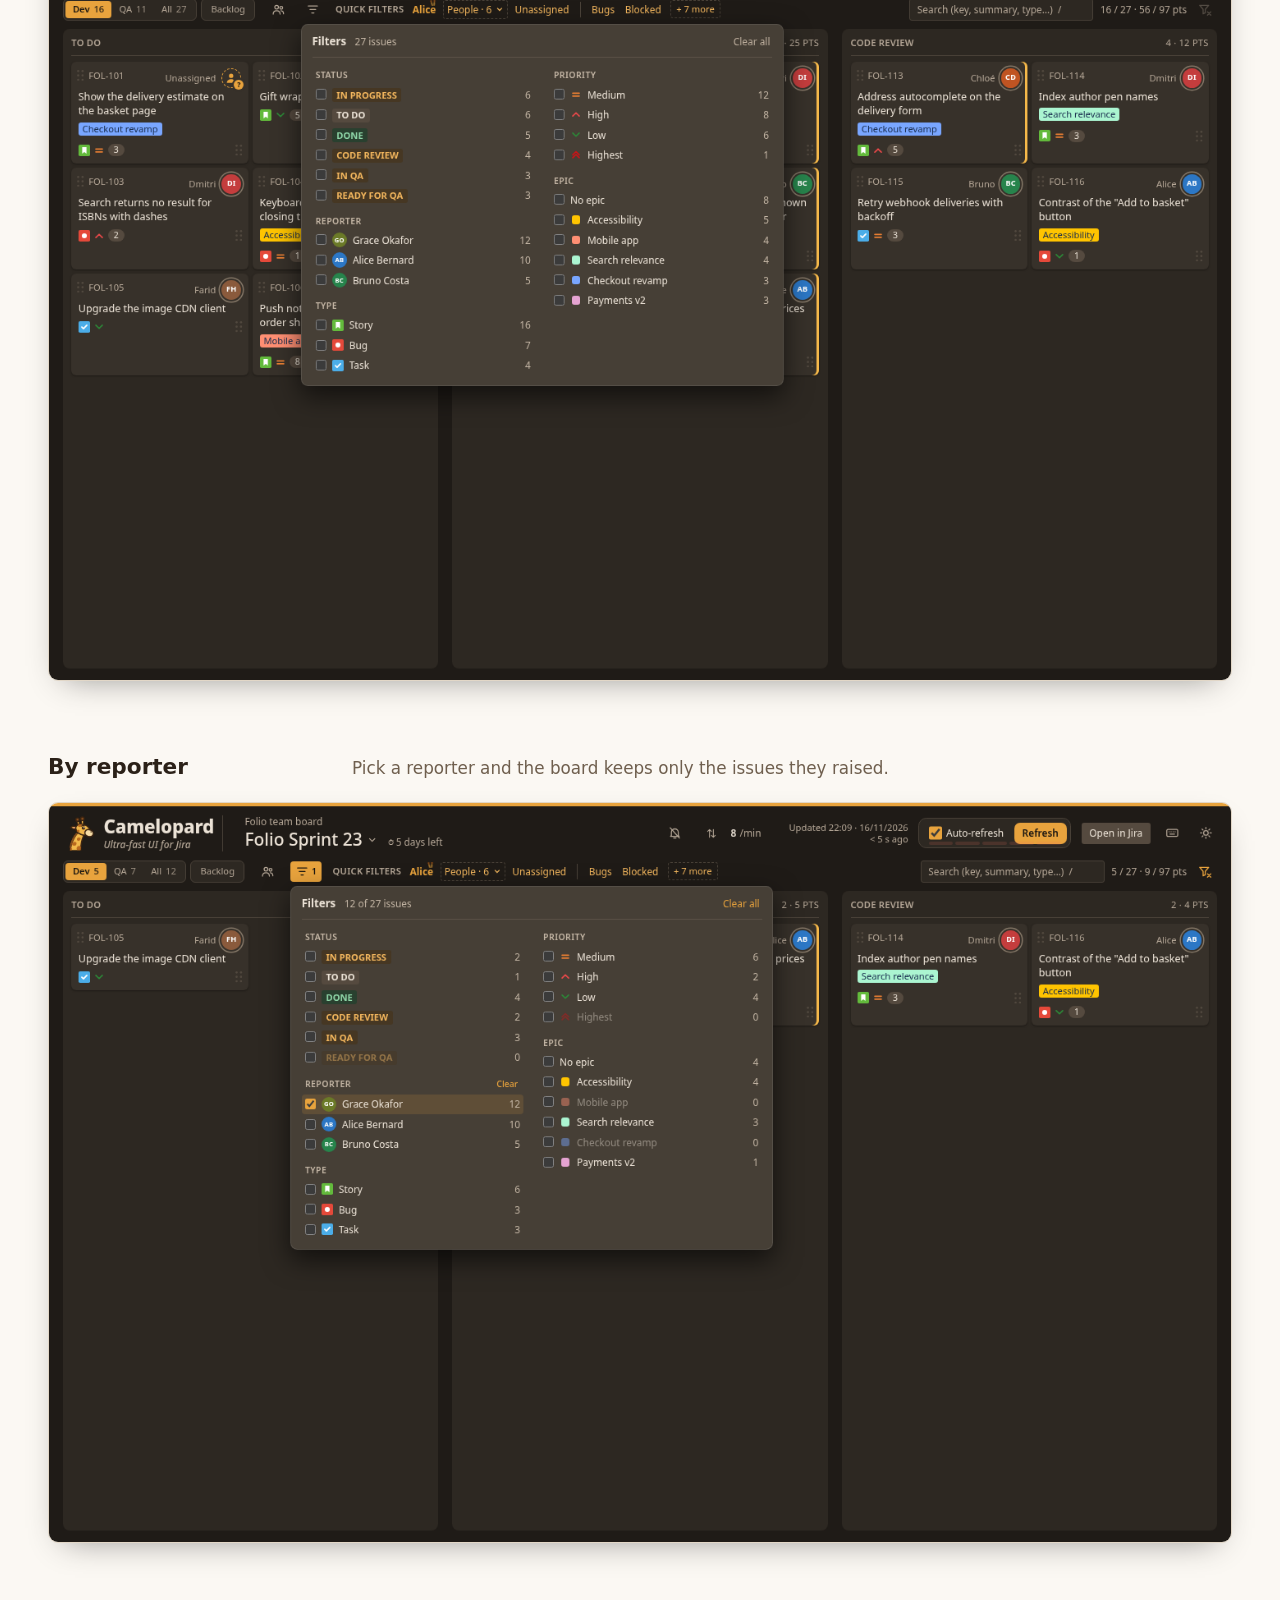
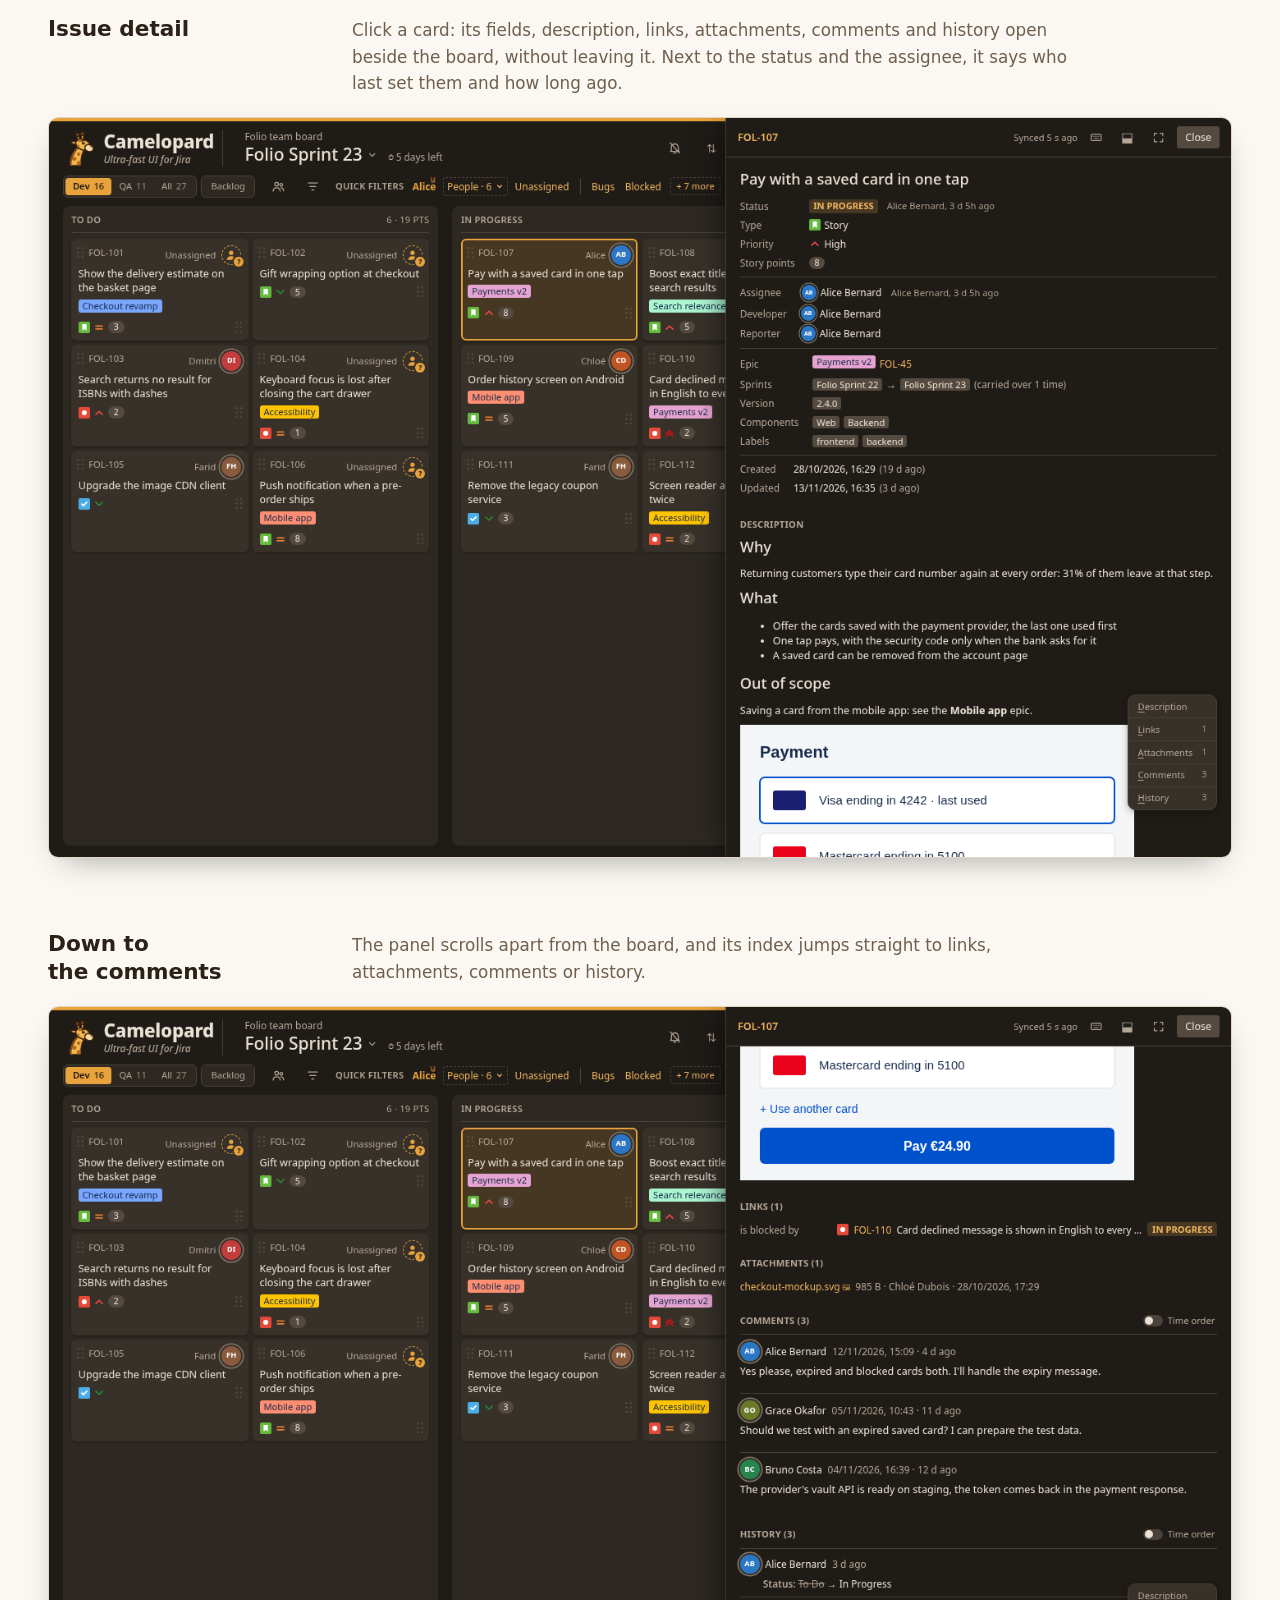
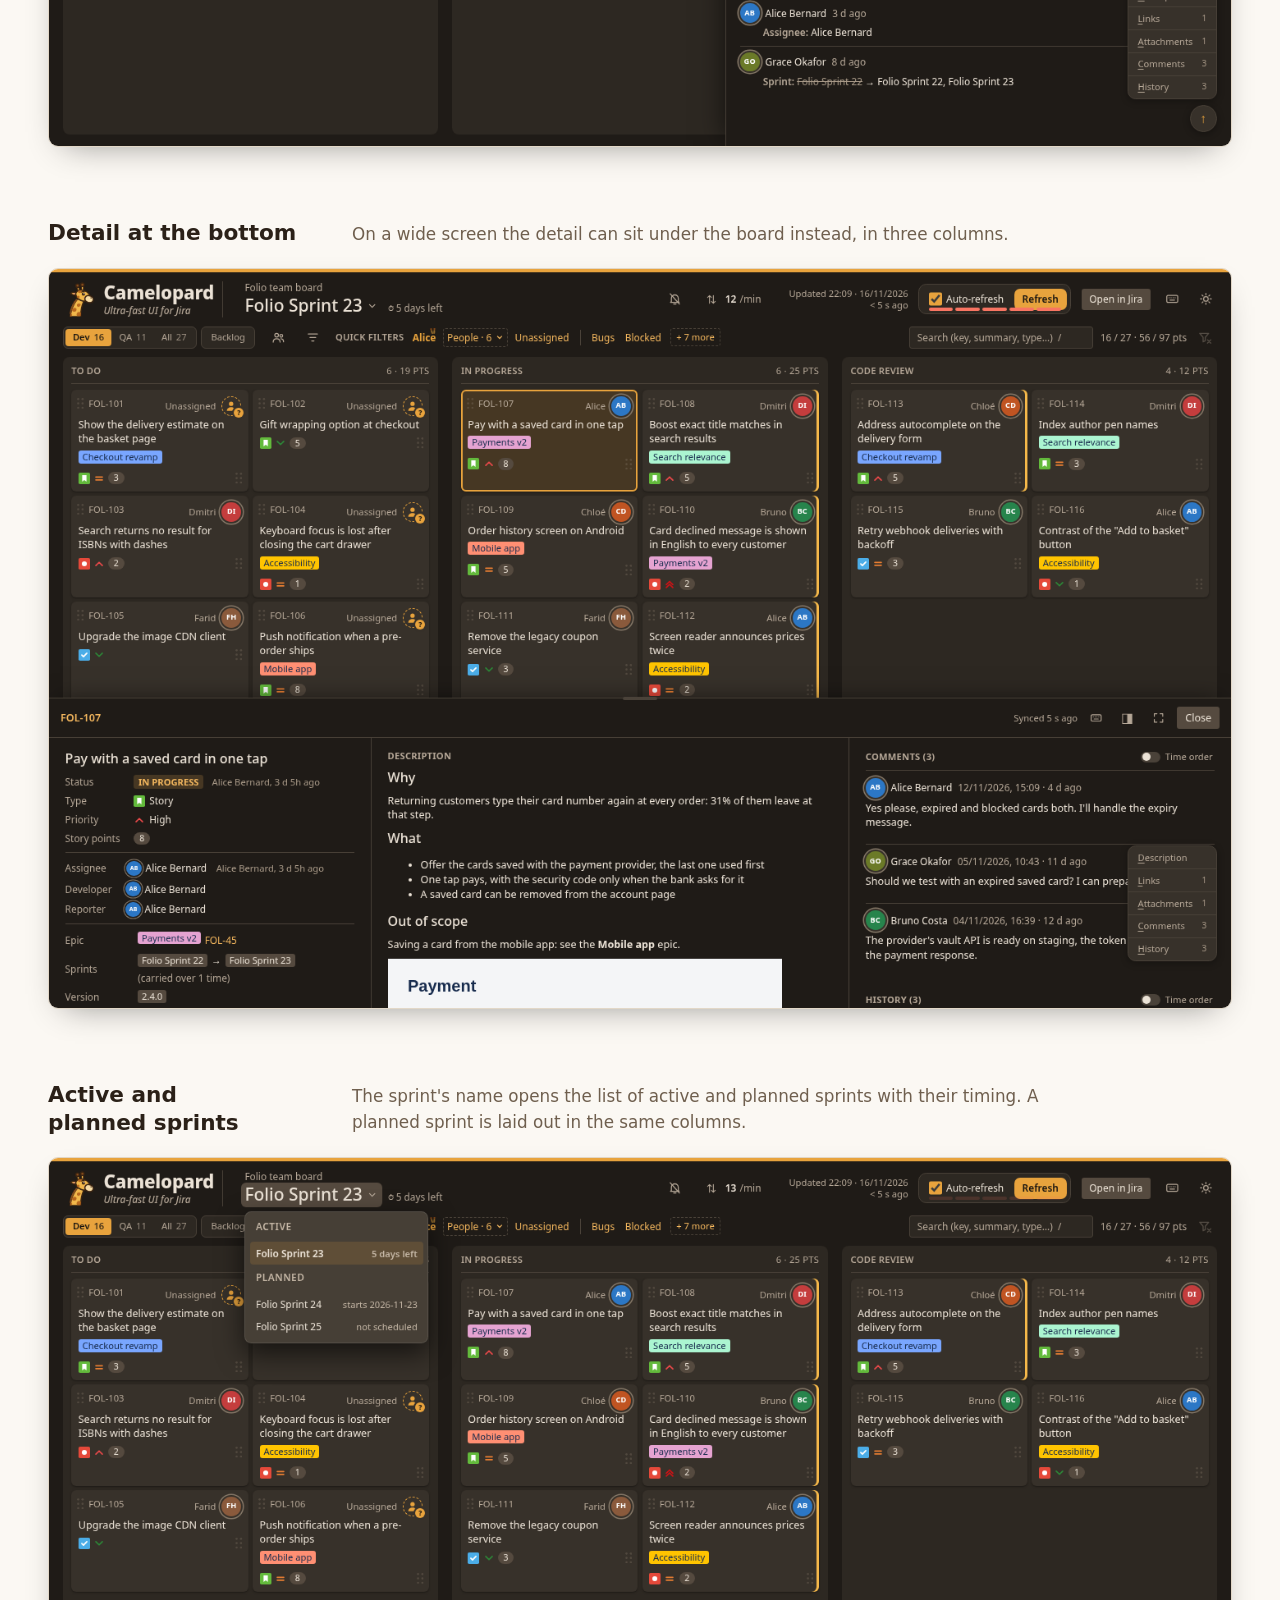
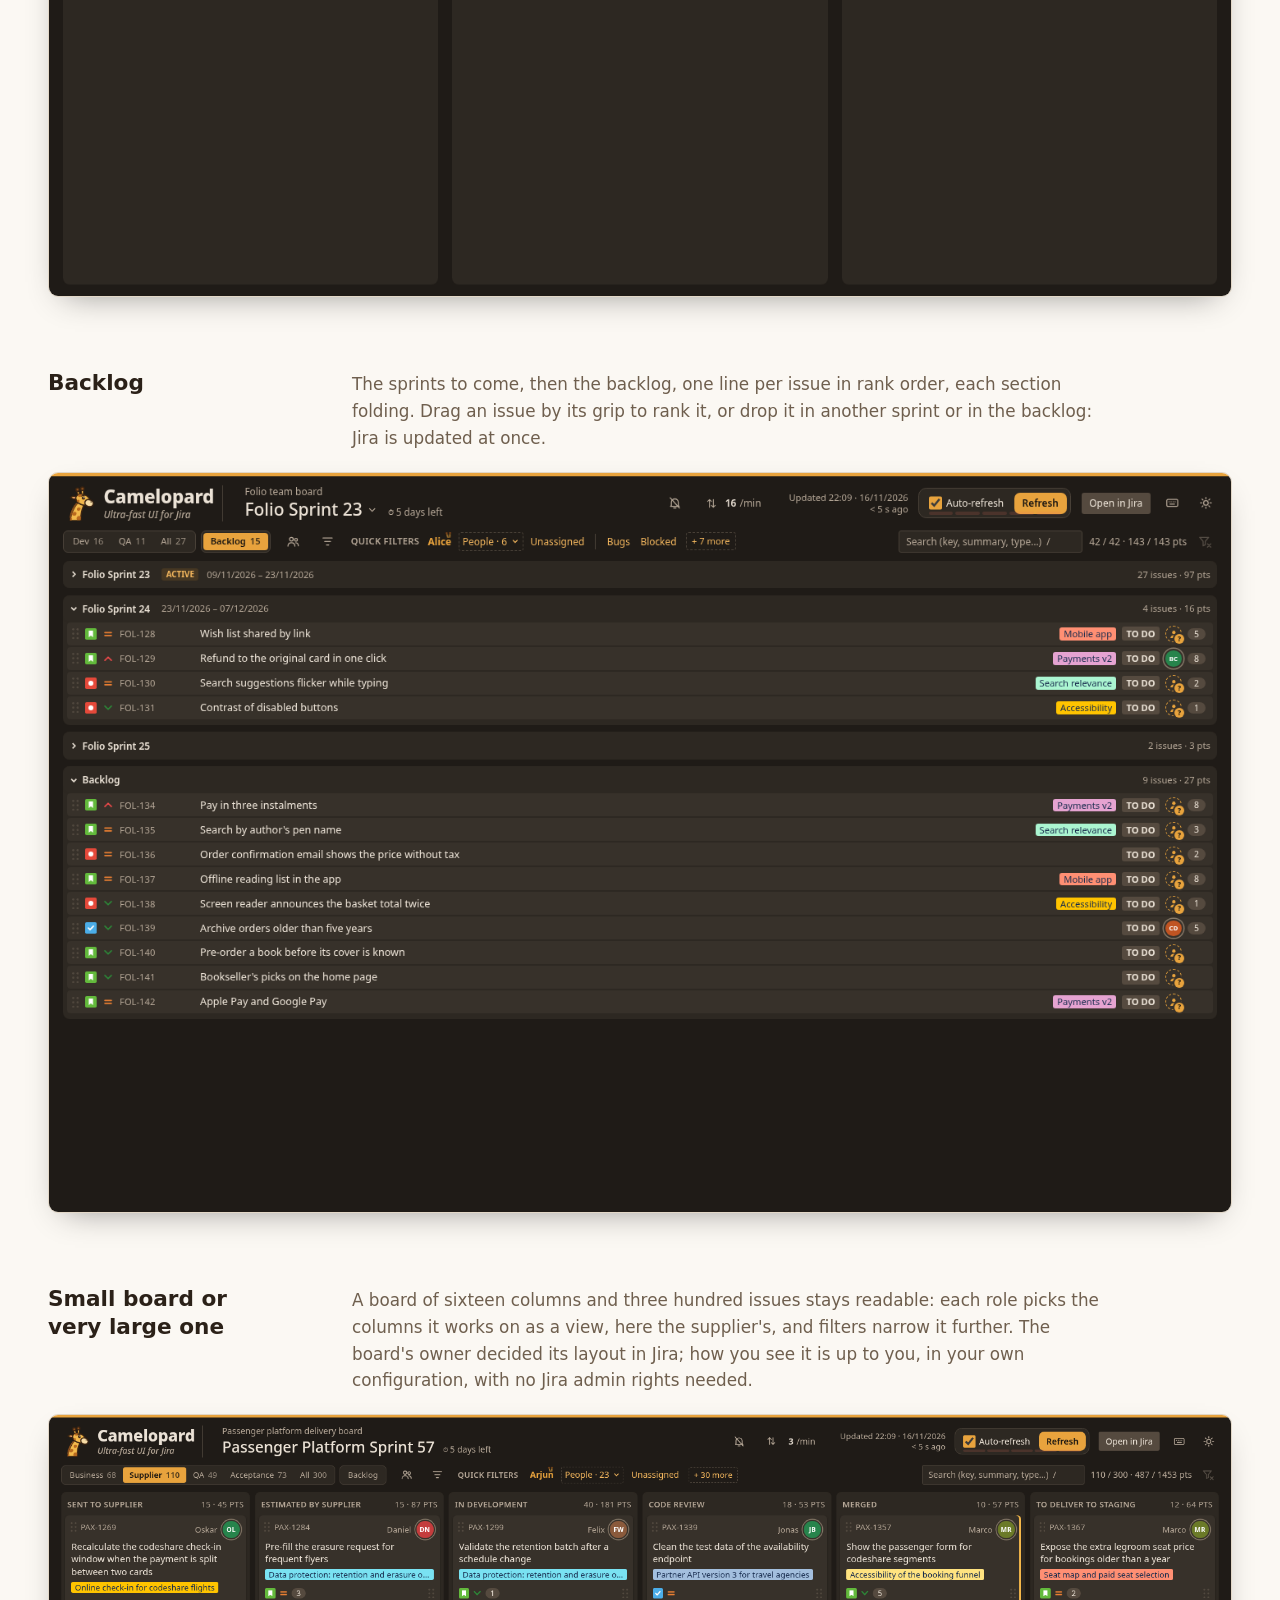
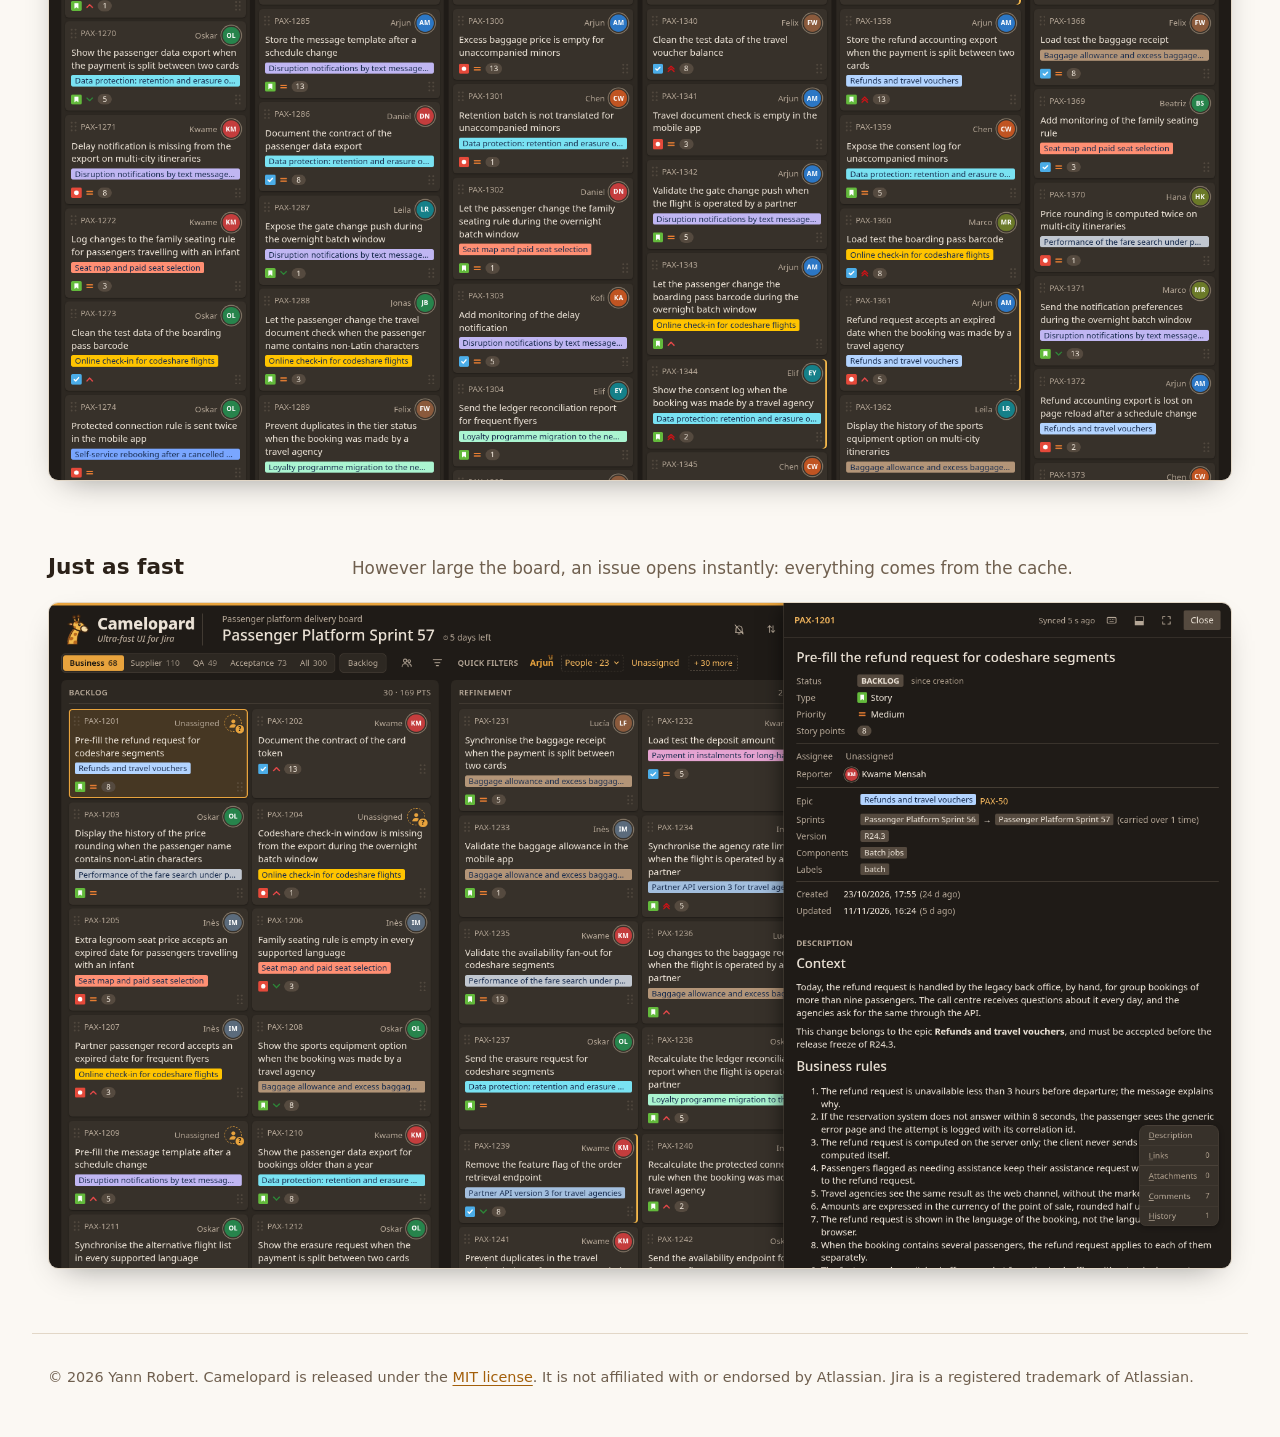
<file: camelopard/tour.html>
<!doctype html>
<html lang="en">
<head>
<meta charset="utf-8">
<meta name="viewport" content="width=device-width, initial-scale=1">
<title>Tour of Camelopard: the fast sprint board for Jira</title>
<meta name="description" content="See Camelopard at work: board views, live search, quick filters, the filters panel, the issue detail panel, planned sprints, the backlog, and a large board of 300 issues across many columns.">
<meta name="author" content="Yann Robert">
<link rel="canonical" href="https://yannrobert.github.io/camelopard/tour.html">
<meta property="og:type" content="website">
<meta property="og:title" content="Tour of Camelopard">
<meta property="og:description" content="Board views, search, filters, the detail panel, planned sprints and the backlog, in pictures.">
<meta property="og:url" content="https://yannrobert.github.io/camelopard/tour.html">
<meta property="og:image" content="https://yannrobert.github.io/camelopard/tour/detail.png">
<link rel="stylesheet" href="site.css">
</head>
<body>
<nav class="top"><a href="./">Home</a><a href="tour.html" aria-current="page">Tour</a><a href="https://github.com/YannRobert/camelopard">GitHub</a></nav>
<main>
  <header>
    <h1>Tour</h1>
    <p class="lede">Camelopard at work on a sprint board: views, search, filters, the detail of each issue and the backlog.</p>
  </header>

  <figure>
    <video src="tour/tour.webm" poster="tour/board.png" width="1440" height="900" controls autoplay muted loop playsinline preload="metadata"></video>
    <figcaption>From light to dark, switching views, searching, filtering, reading a few issues in both layouts, then a planned sprint.</figcaption>
  </figure>

  <div class="shots">
    <section class="shot">
      <div class="text"><h2>Light or dark</h2><p>Dark or light in one click, and the browser remembers the choice.</p></div>
      <img src="tour/board-light.png" width="1440" height="900" loading="lazy" alt="The board in the light theme.">
    </section>
    <section class="shot">
      <div class="text"><h2>Board views</h2><p>A board with many columns is split into views, Dev, QA or All, each with its own key and its issue count.</p></div>
      <img src="tour/view-qa.png" width="1440" height="900" loading="lazy" alt="The QA view, showing only the columns from Ready for QA onwards.">
    </section>
    <section class="shot">
      <div class="text"><h2>Search as you type</h2><p>Every word narrows the board while it is typed: key, summary, assignee, epic, labels, type, status or priority.</p></div>
      <img src="tour/search.png" width="1440" height="900" loading="lazy" alt="The board narrowed to the issues matching the word author.">
    </section>
    <section class="shot">
      <div class="text"><h2>Quick filters</h2><p>Jira's own quick filters, one click each, plus a person picker. The choice is kept in the address, so a reload or a shared link shows the same thing.</p></div>
      <img src="tour/quick-filter.png" width="1440" height="900" loading="lazy" alt="The board narrowed by a quick filter.">
    </section>
    <section class="shot">
      <div class="text"><h2>Filters</h2><p>Status, reporter, type, priority and epic in one panel, each value counted against the other criteria.</p></div>
      <img src="tour/criteria.png" width="1440" height="900" loading="lazy" alt="The filters panel open over the board, with counts beside every value.">
    </section>
    <section class="shot">
      <div class="text"><h2>By reporter</h2><p>Pick a reporter and the board keeps only the issues they raised.</p></div>
      <img src="tour/reporter.png" width="1440" height="900" loading="lazy" alt="The board filtered on one reporter.">
    </section>
    <section class="shot">
      <div class="text"><h2>Issue detail</h2><p>Click a card: its fields, description, links, attachments, comments and history open beside the board, without leaving it. Next to the status and the assignee, it says who last set them and how long ago.</p></div>
      <img src="tour/detail.png" width="1440" height="900" loading="lazy" alt="The detail panel of an issue: status, type, priority, people, epic, sprint and description.">
    </section>
    <section class="shot">
      <div class="text"><h2>Down to the comments</h2><p>The panel scrolls apart from the board, and its index jumps straight to links, attachments, comments or history.</p></div>
      <img src="tour/detail-scrolled.png" width="1440" height="900" loading="lazy" alt="The detail panel scrolled down to the comments.">
    </section>
    <section class="shot">
      <div class="text"><h2>Detail at the bottom</h2><p>On a wide screen the detail can sit under the board instead, in three columns.</p></div>
      <img src="tour/detail-bottom.png" width="1440" height="900" loading="lazy" alt="The detail panel docked at the bottom, in three columns.">
    </section>
    <section class="shot">
      <div class="text"><h2>Active and planned sprints</h2><p>The sprint's name opens the list of active and planned sprints with their timing. A planned sprint is laid out in the same columns.</p></div>
      <img src="tour/sprints.png" width="1440" height="900" loading="lazy" alt="The sprint list with an Active and a Planned group.">
    </section>
    <section class="shot">
      <div class="text"><h2>Backlog</h2><p>The sprints to come, then the backlog, one line per issue in rank order, each section folding. Drag an issue by its grip to rank it, or drop it in another sprint or in the backlog: Jira is updated at once.</p></div>
      <img src="tour/backlog.png" width="1440" height="900" loading="lazy" alt="The backlog view: the active sprint folded, the next sprint open with its issues, then the backlog.">
    </section>
    <section class="shot">
      <div class="text"><h2>Small board or very large one</h2><p>A board of sixteen columns and three hundred issues stays readable: each role picks the columns it works on as a view, here the supplier's, and filters narrow it further. The board's owner decided its layout in Jira; how you see it is up to you, in your own configuration, with no Jira admin rights needed.</p></div>
      <img src="tour/wide-view.png" width="1920" height="1080" loading="lazy" alt="A large board shown through its Supplier view: only the columns the supplier works on.">
    </section>
    <section class="shot">
      <div class="text"><h2>Just as fast</h2><p>However large the board, an issue opens instantly: everything comes from the cache.</p></div>
      <img src="tour/wide-detail.png" width="1920" height="1080" loading="lazy" alt="The detail panel open on the large board.">
    </section>
  </div>
</main>
<footer>
  © 2026 Yann Robert. Camelopard is released under the <a href="https://github.com/YannRobert/camelopard/blob/develop/LICENSE">MIT license</a>.
  It is not affiliated with or endorsed by Atlassian. Jira is a registered trademark of Atlassian.
</footer>
</body>
</html>
</file>
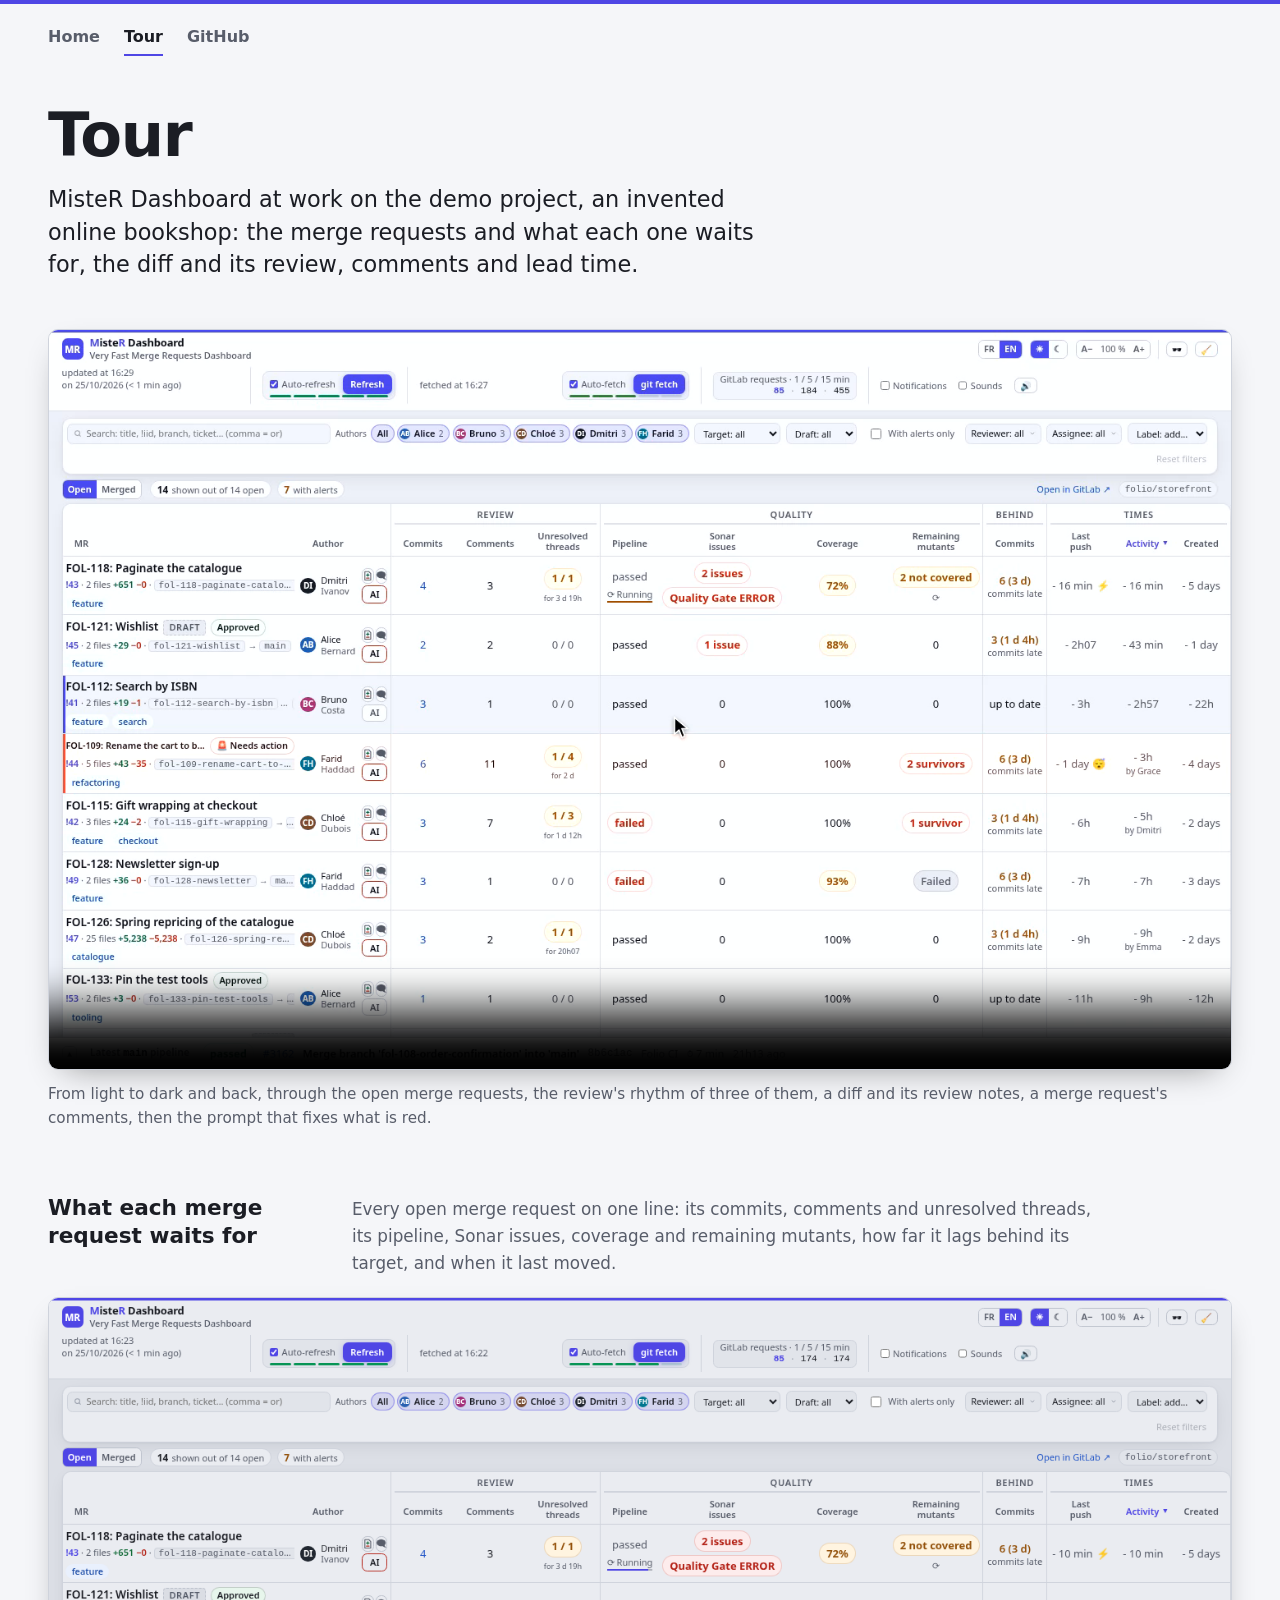
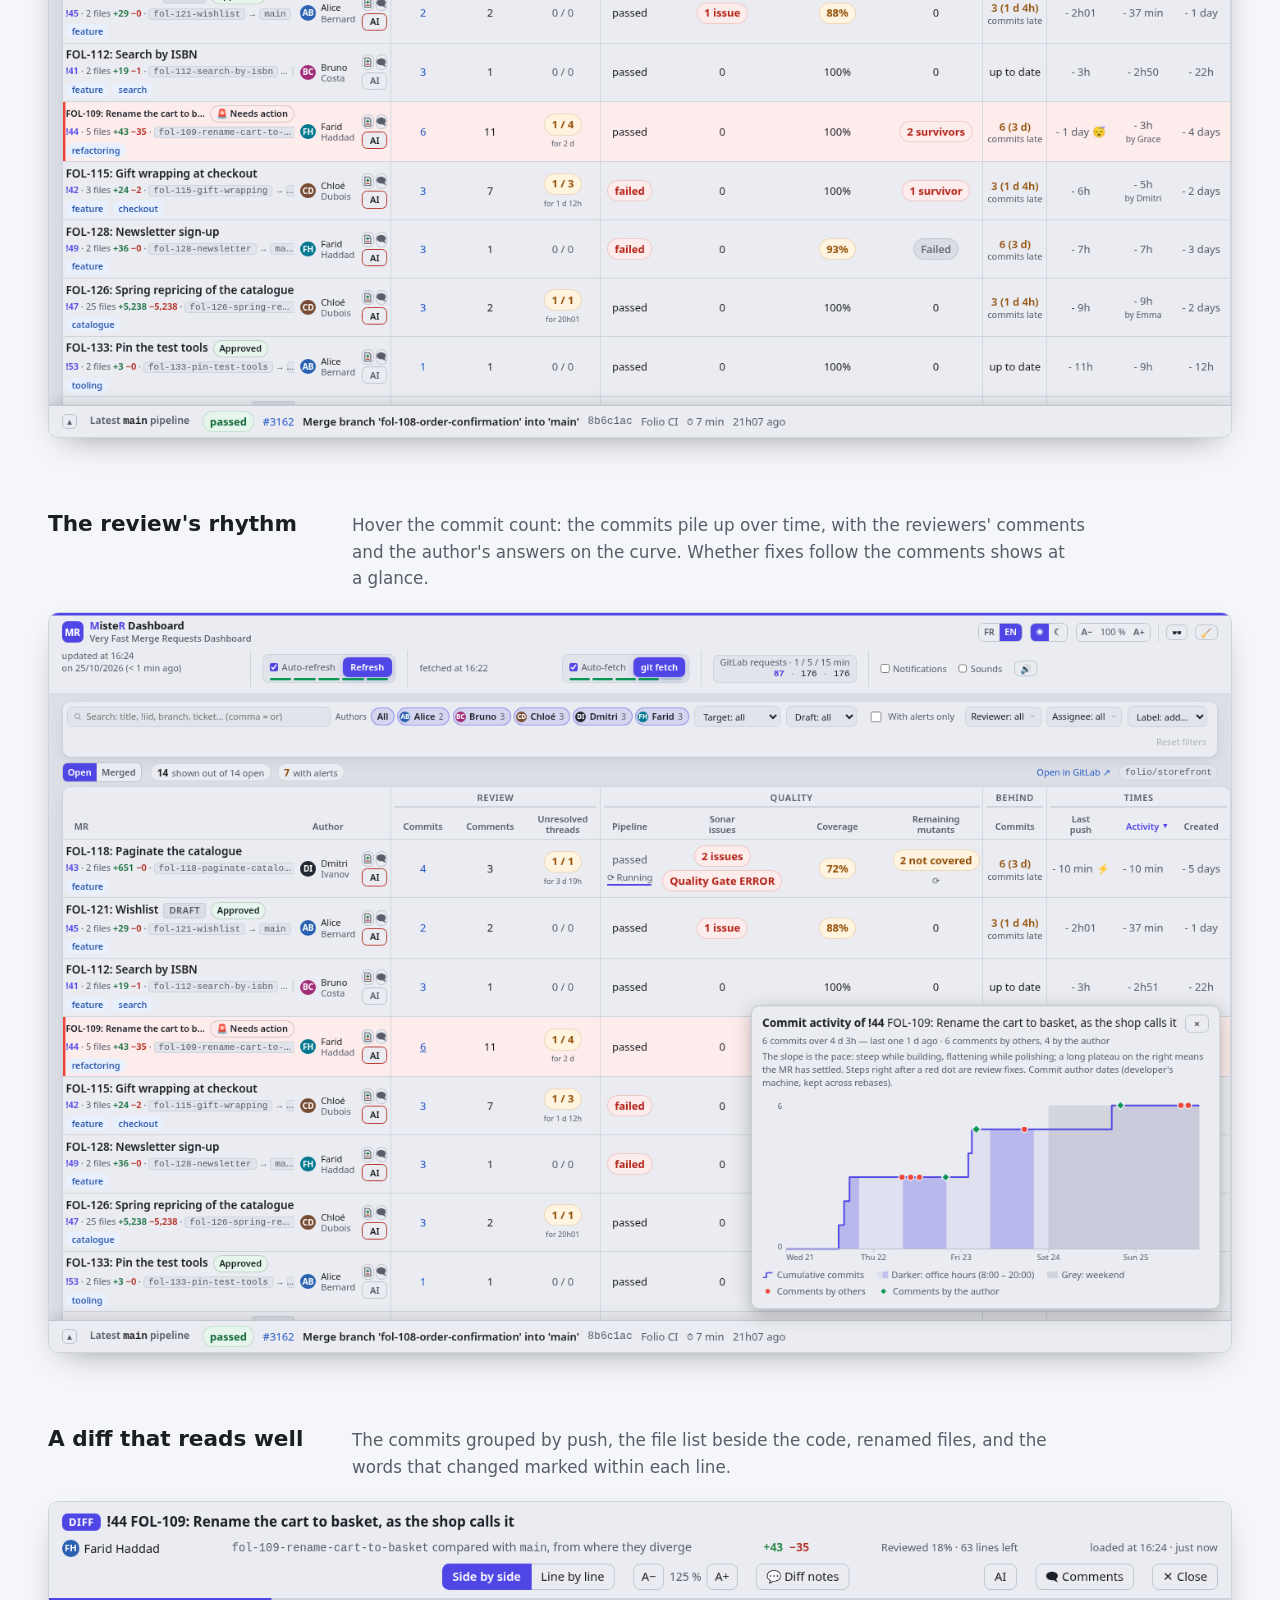
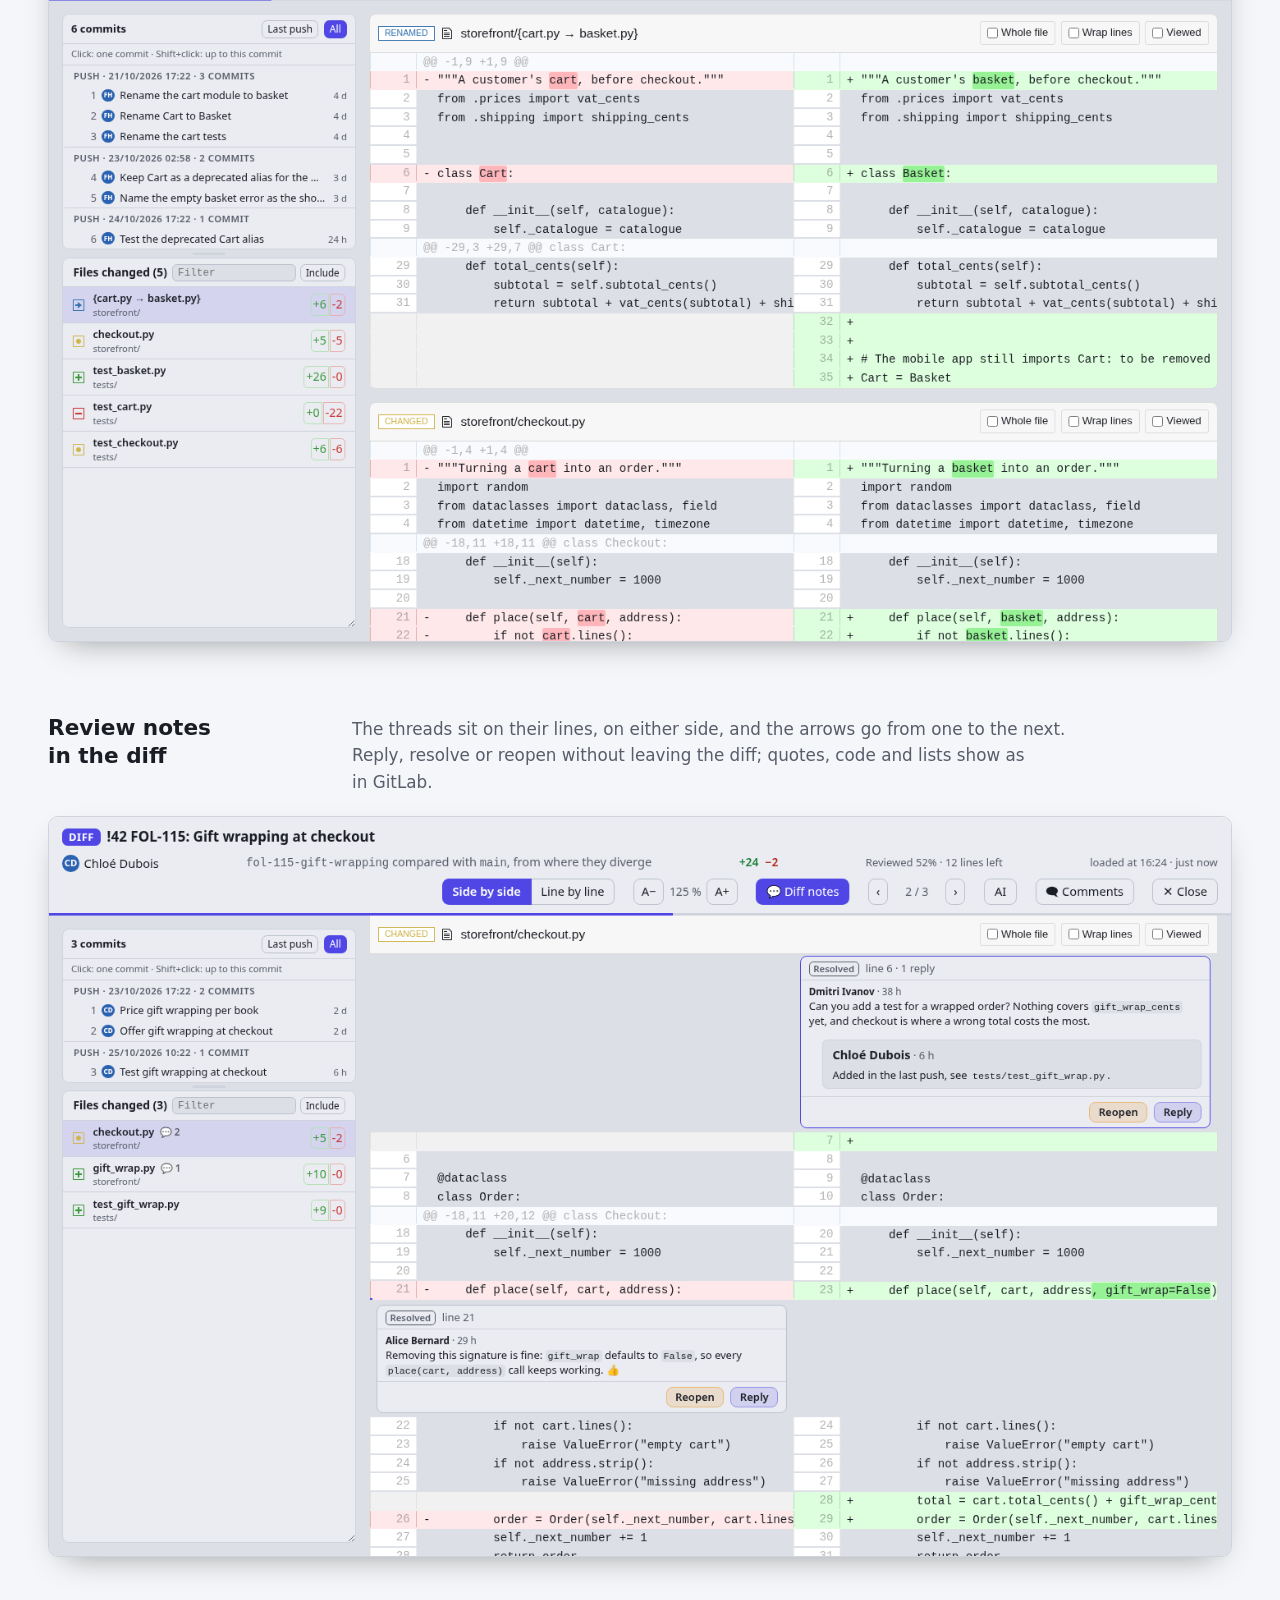
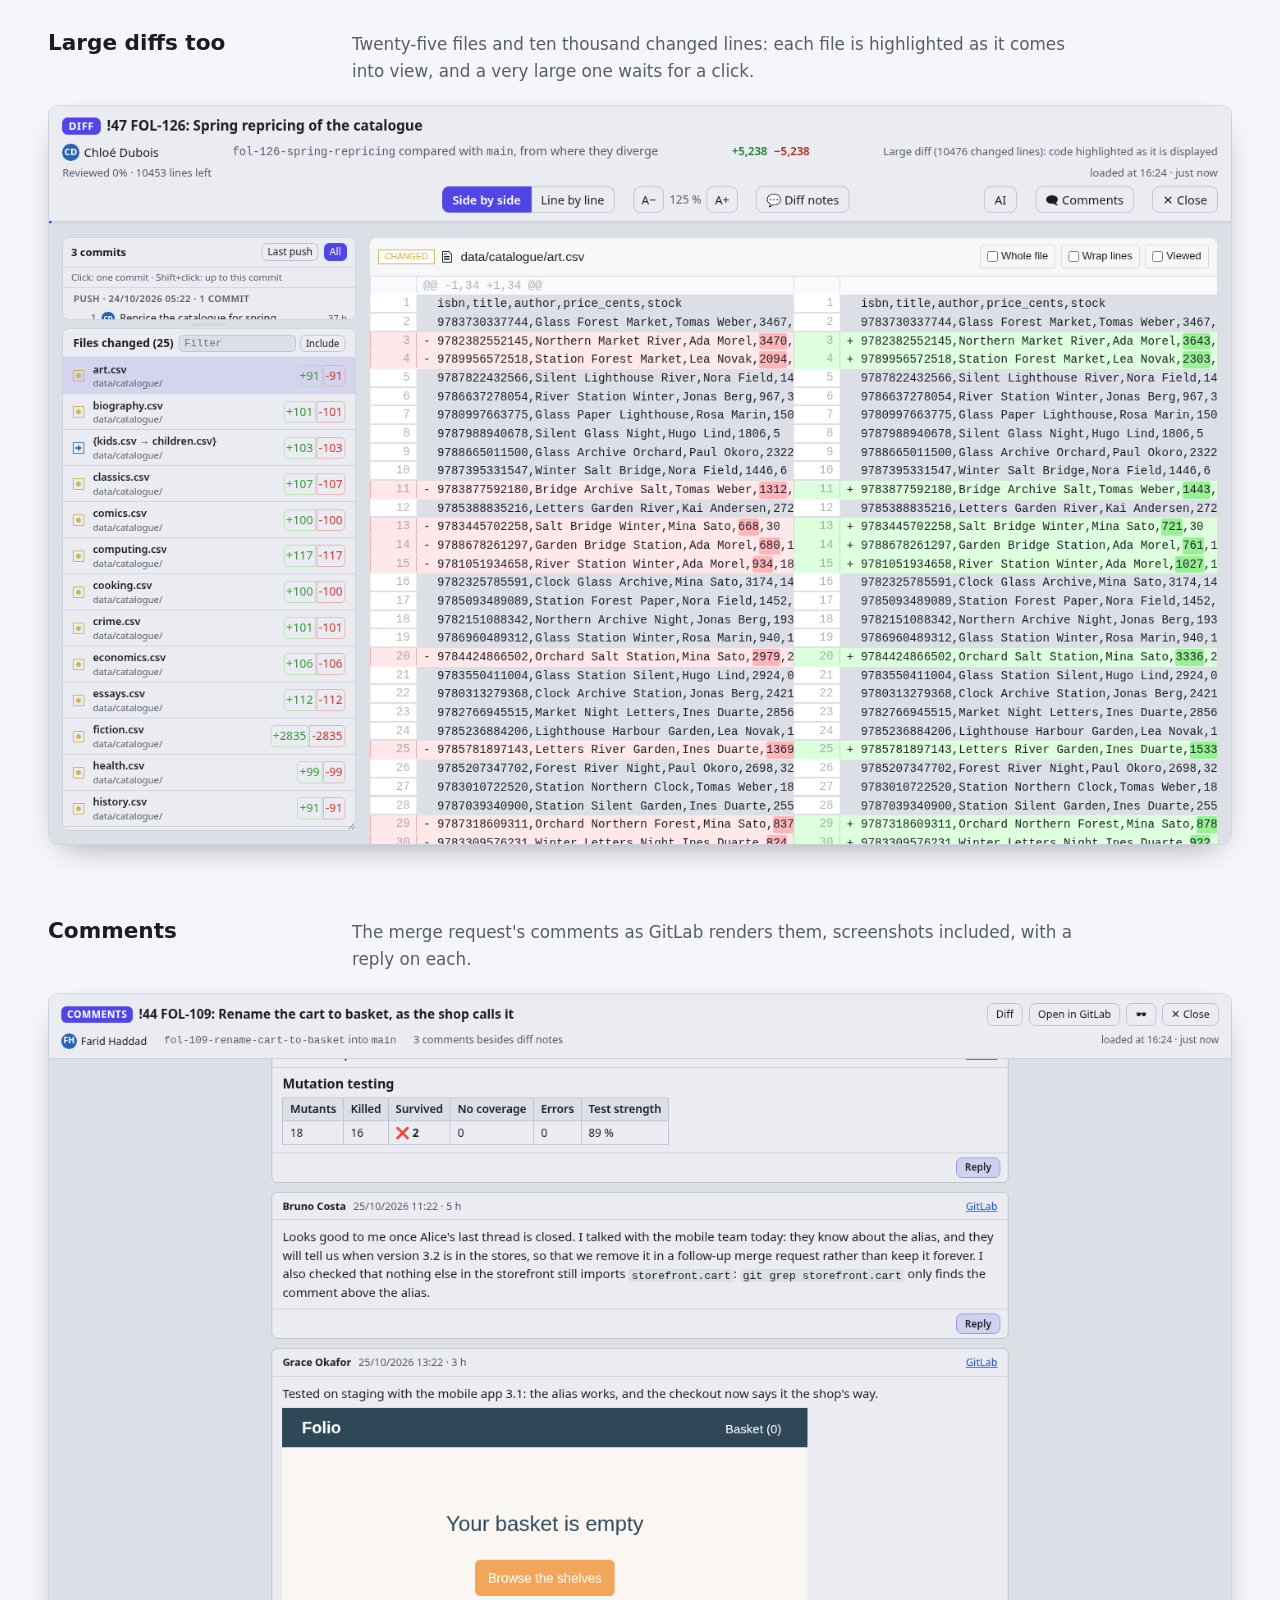
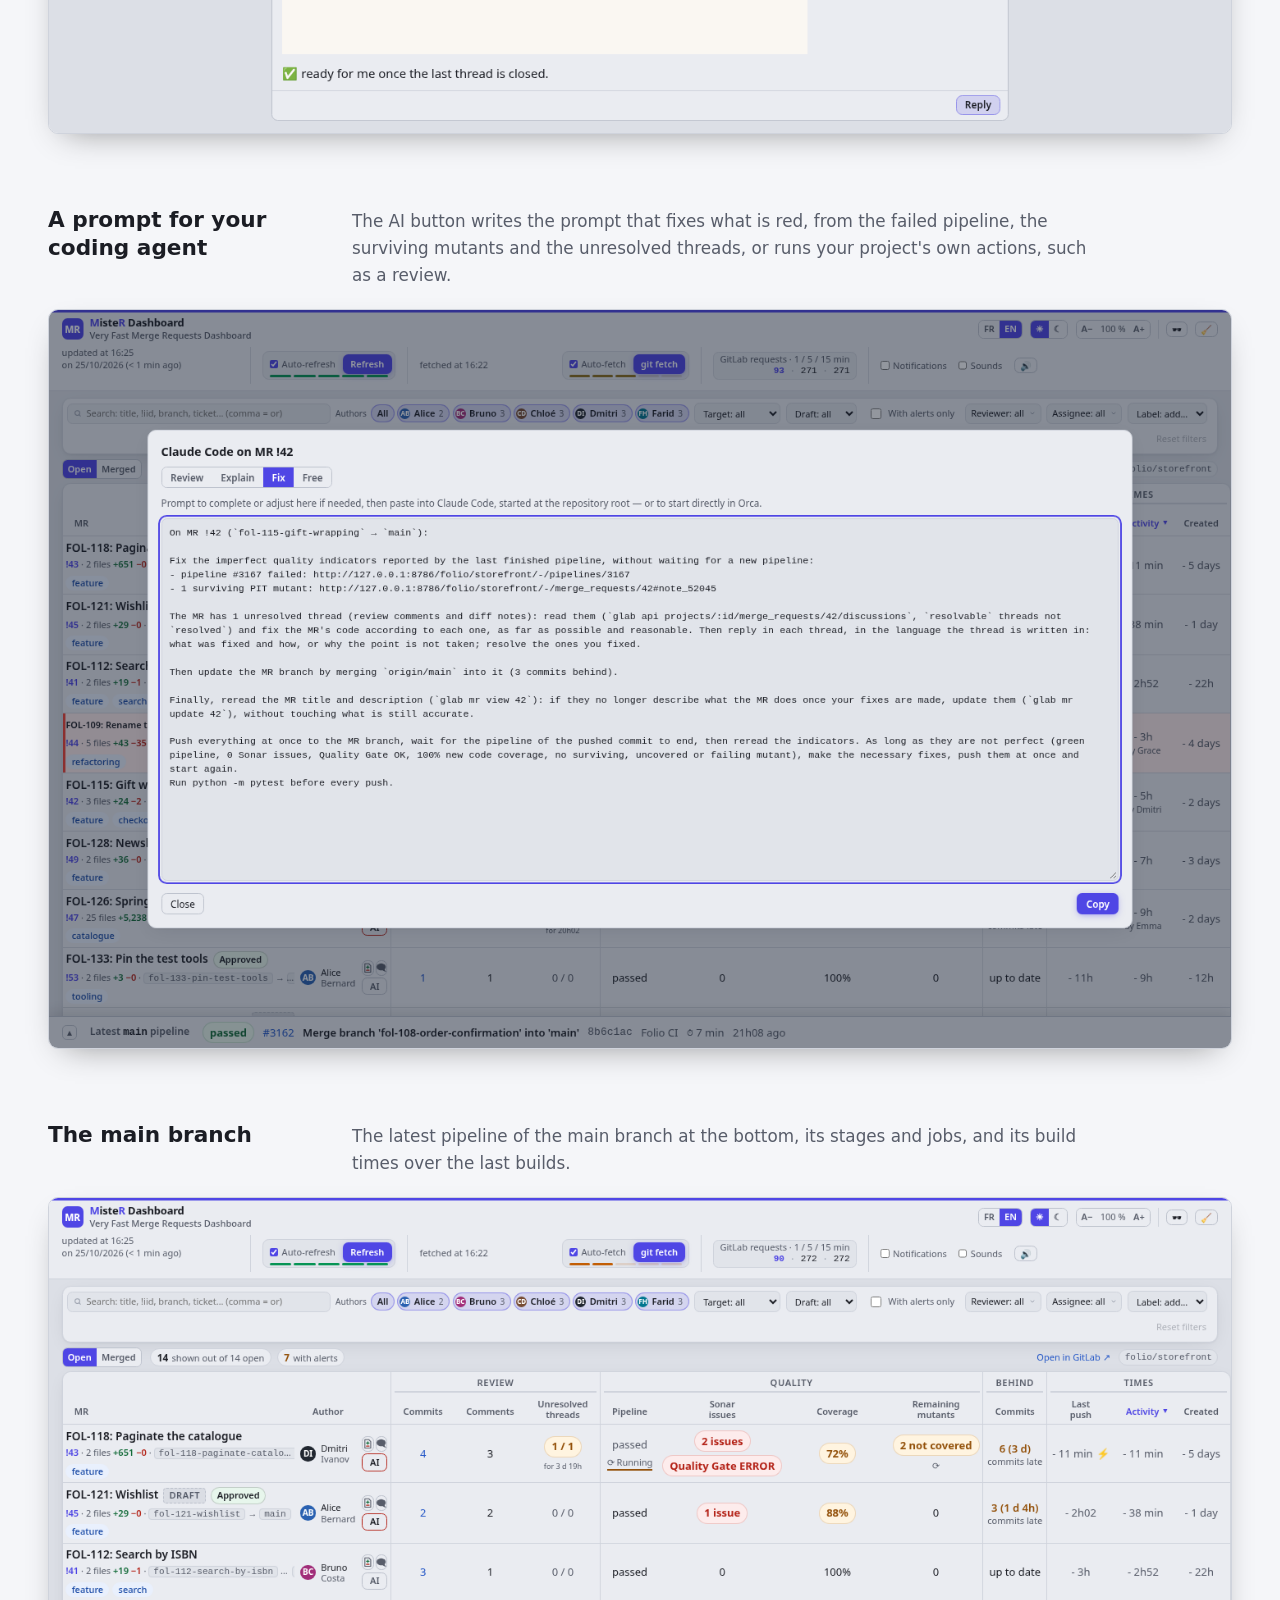
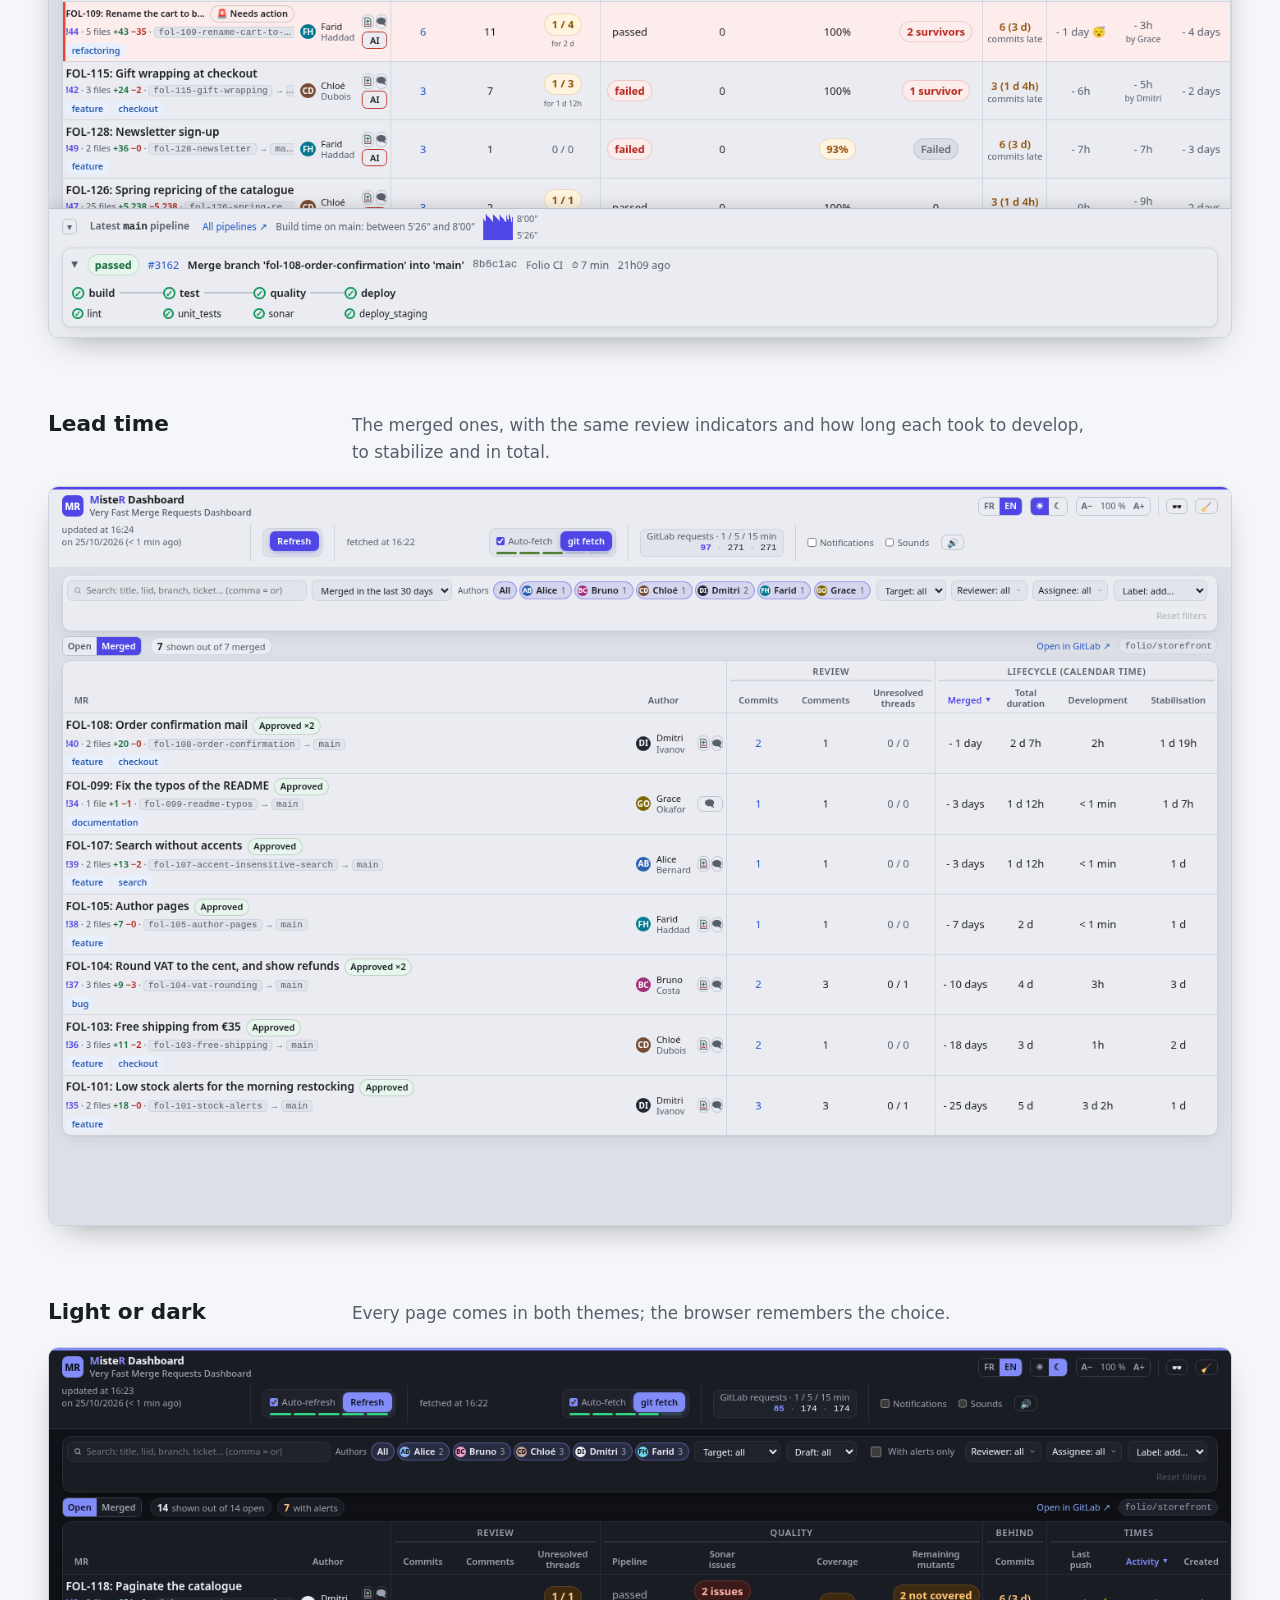
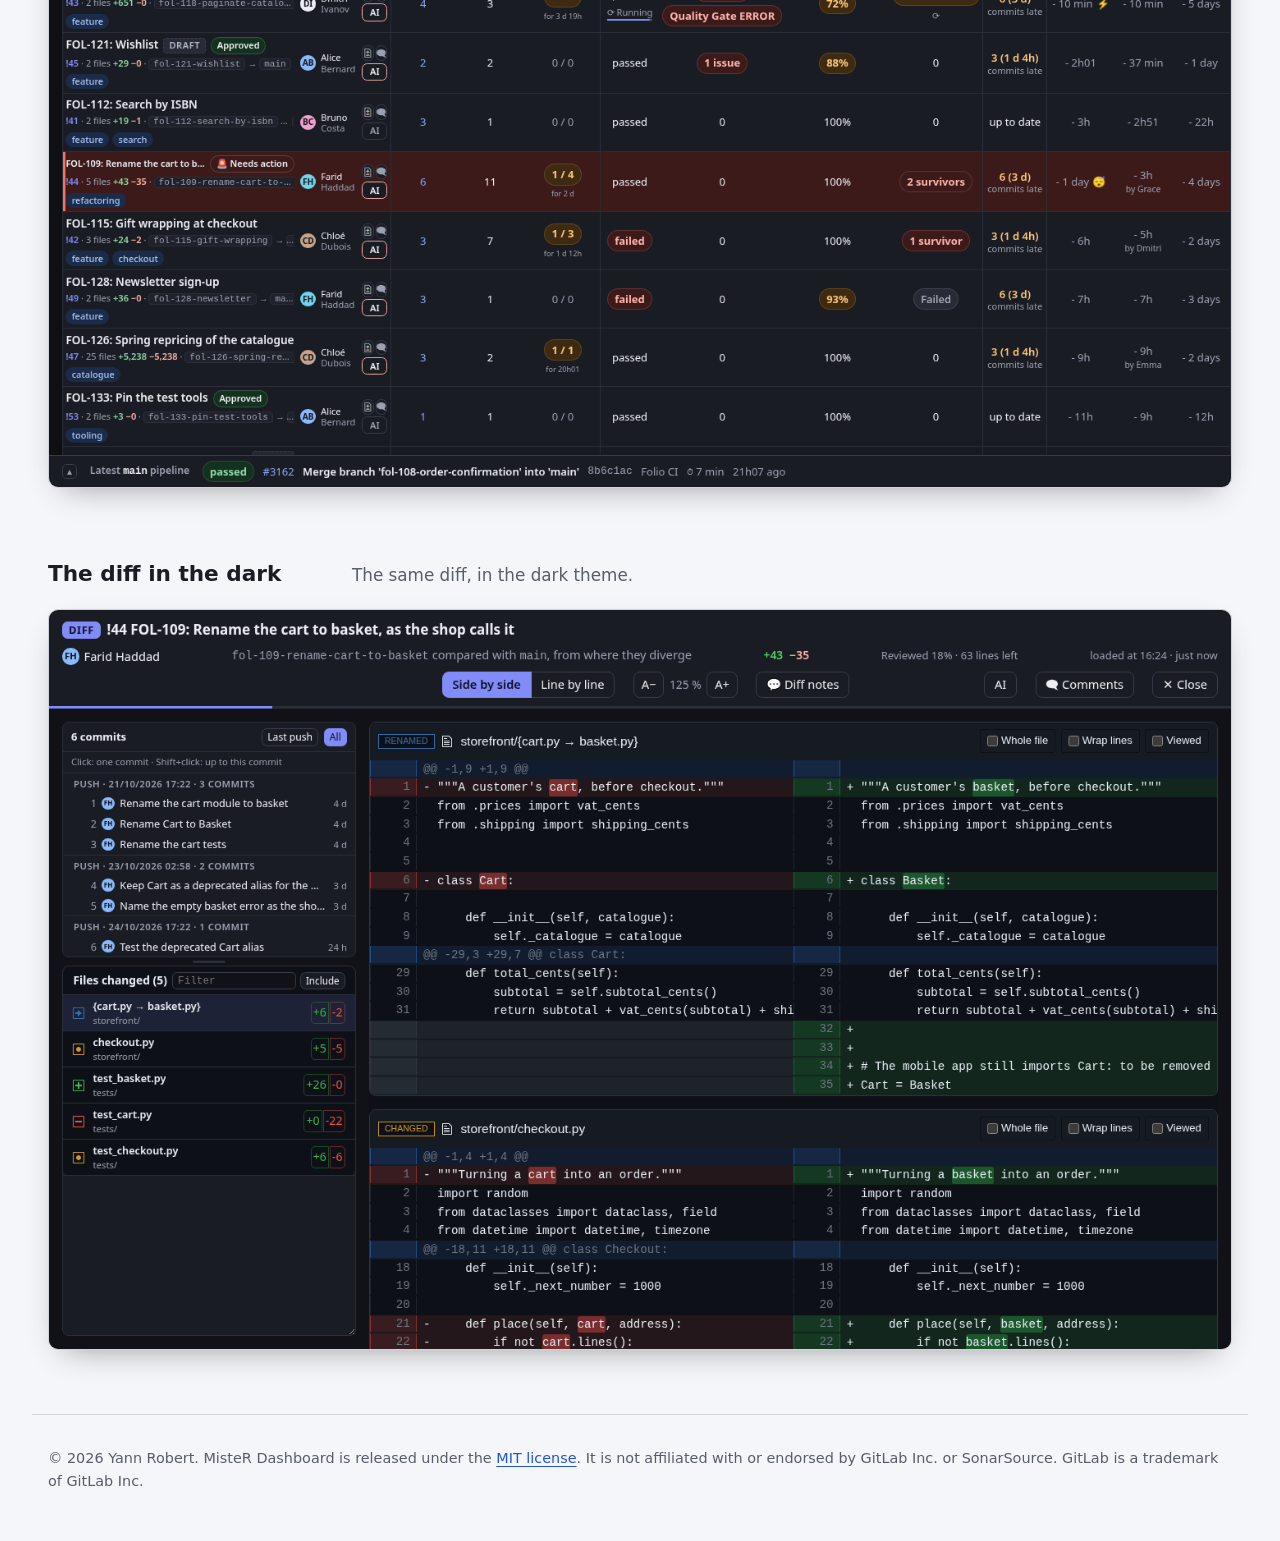
<file: mr-dashboard/tour.html>
<!doctype html>
<html lang="en">
<head>
<meta charset="utf-8">
<meta name="viewport" content="width=device-width, initial-scale=1">
<title>Tour of MisteR Dashboard: a GitLab merge request dashboard</title>
<meta name="description" content="See MisteR Dashboard at work: the open merge requests and their signals, the review's rhythm, the diff and its review notes, large diffs, comments, AI prompts, the main branch pipeline and lead time.">
<meta name="author" content="Yann Robert">
<link rel="canonical" href="https://yannrobert.github.io/mr-dashboard/tour.html">
<meta property="og:type" content="website">
<meta property="og:title" content="Tour of MisteR Dashboard">
<meta property="og:description" content="The merge requests and their signals, the diff and its review notes, comments and lead time, in pictures.">
<meta property="og:url" content="https://yannrobert.github.io/mr-dashboard/tour.html">
<meta property="og:image" content="https://yannrobert.github.io/mr-dashboard/tour/dashboard.png">
<meta name="twitter:card" content="summary_large_image">
<link rel="stylesheet" href="site.css">
</head>
<body>
<nav class="top"><a href="./">Home</a><a href="tour.html" aria-current="page">Tour</a><a href="https://github.com/YannRobert/mr-dashboard">GitHub</a></nav>
<main>
  <header>
    <h1>Tour</h1>
    <p class="lede">MisteR Dashboard at work on the demo project, an invented online bookshop: the merge requests and what each one waits for, the diff and its review, comments and lead time.</p>
  </header>

  <figure>
    <video src="tour/tour.webm" poster="tour/dashboard.png" width="1440" height="900" controls autoplay muted loop playsinline preload="metadata"></video>
    <figcaption>From light to dark and back, through the open merge requests, the review's rhythm of three of them, a diff and its review notes, a merge request's comments, then the prompt that fixes what is red.</figcaption>
  </figure>

  <div class="shots">
    <section class="shot">
      <div class="text"><h2>What each merge request waits for</h2><p>Every open merge request on one line: its commits, comments and unresolved threads, its pipeline, Sonar issues, coverage and remaining mutants, how far it lags behind its target, and when it last moved.</p></div>
      <img src="tour/dashboard.png" width="1440" height="900" loading="lazy" alt="The dashboard listing the open merge requests of the demo project, with their review, quality and lag columns.">
    </section>
    <section class="shot">
      <div class="text"><h2>The review's rhythm</h2><p>Hover the commit count: the commits pile up over time, with the reviewers' comments and the author's answers on the curve. Whether fixes follow the comments shows at a glance.</p></div>
      <img src="tour/review-rhythm.png" width="1440" height="900" loading="lazy" alt="The commit activity chart of a merge request, its cumulative commits with comments by others and by the author.">
    </section>
    <section class="shot">
      <div class="text"><h2>A diff that reads well</h2><p>The commits grouped by push, the file list beside the code, renamed files, and the words that changed marked within each line.</p></div>
      <img src="tour/diff.png" width="1440" height="900" loading="lazy" alt="The diff of a merge request side by side, with its pushes, its files and a renamed file.">
    </section>
    <section class="shot">
      <div class="text"><h2>Review notes in the diff</h2><p>The threads sit on their lines, on either side, and the arrows go from one to the next. Reply, resolve or reopen without leaving the diff; quotes, code and lists show as in GitLab.</p></div>
      <img src="tour/diff-notes.png" width="1440" height="900" loading="lazy" alt="Review threads shown on their lines in the diff, one on a removed line, with Reply and Reopen buttons.">
    </section>
    <section class="shot">
      <div class="text"><h2>Large diffs too</h2><p>Twenty-five files and ten thousand changed lines: each file is highlighted as it comes into view, and a very large one waits for a click.</p></div>
      <img src="tour/large-diff.png" width="1440" height="900" loading="lazy" alt="A diff of twenty-five catalogue files, its file list scrolling on the left.">
    </section>
    <section class="shot">
      <div class="text"><h2>Comments</h2><p>The merge request's comments as GitLab renders them, screenshots included, with a reply on each.</p></div>
      <img src="tour/comments.png" width="1440" height="900" loading="lazy" alt="The comments page of a merge request: a mutation testing report, a long comment and one with a screenshot.">
    </section>
    <section class="shot">
      <div class="text"><h2>A prompt for your coding agent</h2><p>The AI button writes the prompt that fixes what is red, from the failed pipeline, the surviving mutants and the unresolved threads, or runs your project's own actions, such as a review.</p></div>
      <img src="tour/ai.png" width="1440" height="900" loading="lazy" alt="The AI dialog showing the fix prompt of a merge request with a failed pipeline and a surviving mutant.">
    </section>
    <section class="shot">
      <div class="text"><h2>The main branch</h2><p>The latest pipeline of the main branch at the bottom, its stages and jobs, and its build times over the last builds.</p></div>
      <img src="tour/pipeline.png" width="1440" height="900" loading="lazy" alt="The main branch pipeline expanded, with its build time chart and its stages.">
    </section>
    <section class="shot">
      <div class="text"><h2>Lead time</h2><p>The merged ones, with the same review indicators and how long each took to develop, to stabilize and in total.</p></div>
      <img src="tour/merged.png" width="1440" height="900" loading="lazy" alt="The merged view, listing merge requests with their total, development and stabilisation durations.">
    </section>
    <section class="shot">
      <div class="text"><h2>Light or dark</h2><p>Every page comes in both themes; the browser remembers the choice.</p></div>
      <img src="tour/dashboard-dark.png" width="1440" height="900" loading="lazy" alt="The dashboard in the dark theme.">
    </section>
    <section class="shot">
      <div class="text"><h2>The diff in the dark</h2><p>The same diff, in the dark theme.</p></div>
      <img src="tour/diff-dark.png" width="1440" height="900" loading="lazy" alt="The diff of a merge request in the dark theme.">
    </section>
  </div>
</main>
<footer>
  © 2026 Yann Robert. MisteR Dashboard is released under the <a href="https://github.com/YannRobert/mr-dashboard/blob/main/LICENSE">MIT license</a>.
  It is not affiliated with or endorsed by GitLab Inc. or SonarSource. GitLab is a trademark of GitLab Inc.
</footer>
</body>
</html>
</file>
<file: camelopard/site.css>
/* Shared by the project's pages, in the tool's own palette. */
:root {
  color-scheme: dark;
  --bg: #1f1b17; --surface: #2d2822; --border: #4a4239;
  --text: #ebe2d6; --muted: #b5a797; --accent: #e8a33d; --accent-fg: #171411; --link: #f2b65e;
  --page: 76rem;
}
@media (prefers-color-scheme: light) {
  :root {
    color-scheme: light;
    --bg: #fbf8f3; --surface: #f1eadf; --border: #e2d7c7;
    --text: #2b2118; --muted: #6f5f4e; --accent: #a15f0d; --accent-fg: #ffffff; --link: #a35f0a;
  }
}
* { box-sizing: border-box; }
::selection { background: var(--accent); color: var(--accent-fg); }
body {
  margin: 0; background: var(--bg); color: var(--text); line-height: 1.6;
  font-family: system-ui, -apple-system, "Segoe UI", Roboto, Ubuntu, sans-serif;
  border-top: 4px solid var(--accent);
}
/* Prose avoids a lone last word; headings even out their lines. */
p, li, figcaption { text-wrap: pretty; }
h1, h2 { text-wrap: balance; }
main { max-width: var(--page); margin: 0 auto; padding: 3rem 1rem 2rem; }
a { color: var(--link); text-underline-offset: 0.2em; }
a:focus-visible, .button:focus-visible, video:focus-visible { outline: 2px solid var(--accent); outline-offset: 3px; border-radius: 4px; }

nav.top { max-width: var(--page); margin: 0 auto; padding: 1rem 1rem 0; display: flex; gap: 1.5rem; font-weight: 600; }
nav.top a { text-decoration: none; color: var(--muted); padding: 0.25rem 0; border-bottom: 2px solid transparent; }
nav.top a:hover { color: var(--text); }
nav.top a[aria-current] { color: var(--text); border-bottom-color: var(--accent); }

header { max-width: 60rem; }
h1 { margin: 0; font-size: clamp(2.4rem, 6vw, 3.8rem); font-weight: 800; letter-spacing: -0.02em; line-height: 1.05; }
.lede { margin: 1rem 0 0; max-width: 46rem; font-size: clamp(1.1rem, 2.4vw, 1.4rem); line-height: 1.45; }
.byline { margin: 0.75rem 0 0; color: var(--muted); }
.actions { display: flex; flex-wrap: wrap; gap: 0.75rem; margin-top: 1.75rem; }
.button {
  display: inline-block; padding: 0.6rem 1.15rem; border-radius: 6px; font-weight: 600; text-decoration: none;
  border: 1px solid var(--border); color: var(--text); transition: background-color 120ms ease-out, border-color 120ms ease-out;
}
.button:hover { background: var(--surface); }
.button.primary { background: var(--accent); border-color: var(--accent); color: var(--accent-fg); }
.button.primary:hover { filter: brightness(1.08); }

figure { margin: 3rem 0 0; }
figure img, video, .shot img {
  display: block; width: 100%; height: auto; border: 1px solid var(--border); border-radius: 10px;
  background: var(--surface); box-shadow: 0 12px 32px -16px rgb(0 0 0 / 0.45);
}
figcaption { margin-top: 0.75rem; color: var(--muted); font-size: 0.95rem; }


section { margin-top: 4rem; }
section > h2 { font-size: 1.5rem; margin: 0 0 0.6rem; }
section > p { max-width: 70ch; }
pre { margin: 0.8rem 0; max-width: 46rem; padding: 0.9rem 1.1rem; overflow-x: auto; background: var(--surface); border: 1px solid var(--border); border-radius: 6px; }
code { font-family: ui-monospace, SFMono-Regular, Consolas, monospace; font-size: 0.92em; }
table { border-collapse: collapse; margin: 0.8rem 0; font-variant-numeric: tabular-nums; }
th, td { padding: 0.45rem 1.25rem 0.45rem 0; border-bottom: 1px solid var(--border); text-align: left; }
th { color: var(--muted); font-weight: 600; }

/* Tour: on a wide screen each step's title and text sit side by side above the capture, using its width. */
.shots { display: grid; gap: 4.5rem; margin-top: 4rem; }
.shot { margin: 0; }
.shot .text { display: grid; gap: 0.4rem 3rem; margin-bottom: 1.25rem; }
.shot h2 { font-size: 1.35rem; margin: 0; line-height: 1.3; }
.shot p { margin: 0; color: var(--muted); max-width: 70ch; font-size: 1.05rem; }
@media (min-width: 56rem) {
  .shot .text { grid-template-columns: 16rem 1fr; align-items: baseline; }
}

footer { max-width: var(--page); margin: 2rem auto 0; padding: 2rem 1rem 3rem; color: var(--muted); font-size: 0.9rem; border-top: 1px solid var(--border); }

/* Two lists side by side on a wide screen, one above the other on a narrow one. */
.columns { display: grid; grid-template-columns: repeat(auto-fit, minmax(19rem, 1fr)); gap: 0 3rem; }
.columns h3 { margin: 1rem 0 0.4rem; font-size: 1.1rem; }
.columns ul { margin: 0; padding-left: 1.2rem; }
.columns li + li { margin-top: 0.4rem; }
kbd { font-family: ui-monospace, SFMono-Regular, Consolas, monospace; font-size: 0.85em; padding: 0.05em 0.35em; border: 1px solid var(--border); border-bottom-width: 2px; border-radius: 4px; background: var(--surface); }
</file>
<file: mr-dashboard/site.css>
/* Shared by the project's pages, in the tool's own palette. */
:root {
  color-scheme: dark;
  --bg: #111217; --surface: #1a1c23; --border: #2c2f3a;
  --text: #eceef3; --muted: #9ba1b0; --accent: #818cf8; --accent-fg: #0f1020; --link: #86a9f7;
  --page: 76rem;
}
@media (prefers-color-scheme: light) {
  :root {
    color-scheme: light;
    --bg: #f5f6f9; --surface: #eaecf1; --border: #cfd3dc;
    --text: #1b1d24; --muted: #585d6a; --accent: #4f46e5; --accent-fg: #ffffff; --link: #2356c7;
  }
}
* { box-sizing: border-box; }
::selection { background: var(--accent); color: var(--accent-fg); }
body {
  margin: 0; background: var(--bg); color: var(--text); line-height: 1.6;
  font-family: system-ui, -apple-system, "Segoe UI", Roboto, Ubuntu, sans-serif;
  border-top: 4px solid var(--accent);
}
/* Prose avoids a lone last word; headings even out their lines. */
p, li, figcaption { text-wrap: pretty; }
h1, h2 { text-wrap: balance; }
main { max-width: var(--page); margin: 0 auto; padding: 3rem 1rem 2rem; }
a { color: var(--link); text-underline-offset: 0.2em; }
a:focus-visible, .button:focus-visible, video:focus-visible { outline: 2px solid var(--accent); outline-offset: 3px; border-radius: 4px; }

nav.top { max-width: var(--page); margin: 0 auto; padding: 1rem 1rem 0; display: flex; gap: 1.5rem; font-weight: 600; }
nav.top a { text-decoration: none; color: var(--muted); padding: 0.25rem 0; border-bottom: 2px solid transparent; }
nav.top a:hover { color: var(--text); }
nav.top a[aria-current] { color: var(--text); border-bottom-color: var(--accent); }

header { max-width: 60rem; }
h1 { margin: 0; font-size: clamp(2.4rem, 6vw, 3.8rem); font-weight: 800; letter-spacing: -0.02em; line-height: 1.05; }
.lede { margin: 1rem 0 0; max-width: 46rem; font-size: clamp(1.1rem, 2.4vw, 1.4rem); line-height: 1.45; }
.byline { margin: 0.75rem 0 0; color: var(--muted); }
.actions { display: flex; flex-wrap: wrap; gap: 0.75rem; margin-top: 1.75rem; }
.button {
  display: inline-block; padding: 0.6rem 1.15rem; border-radius: 6px; font-weight: 600; text-decoration: none;
  border: 1px solid var(--border); color: var(--text); transition: background-color 120ms ease-out, border-color 120ms ease-out;
}
.button:hover { background: var(--surface); }
.button.primary { background: var(--accent); border-color: var(--accent); color: var(--accent-fg); }
.button.primary:hover { filter: brightness(1.08); }

figure { margin: 3rem 0 0; }
figure img, video, .shot img {
  display: block; width: 100%; height: auto; border: 1px solid var(--border); border-radius: 10px;
  background: var(--surface); box-shadow: 0 12px 32px -16px rgb(0 0 0 / 0.45);
}
figcaption { margin-top: 0.75rem; color: var(--muted); font-size: 0.95rem; }


section { margin-top: 4rem; }
section > h2 { font-size: 1.5rem; margin: 0 0 0.6rem; }
section > p { max-width: 70ch; }
pre { margin: 0.8rem 0; max-width: 46rem; padding: 0.9rem 1.1rem; overflow-x: auto; background: var(--surface); border: 1px solid var(--border); border-radius: 6px; }
code { font-family: ui-monospace, SFMono-Regular, Consolas, monospace; font-size: 0.92em; }
table { border-collapse: collapse; margin: 0.8rem 0; font-variant-numeric: tabular-nums; }
th, td { padding: 0.45rem 1.25rem 0.45rem 0; border-bottom: 1px solid var(--border); text-align: left; }
th { color: var(--muted); font-weight: 600; }

/* Tour: on a wide screen each step's title and text sit side by side above the capture, using its width. */
.shots { display: grid; gap: 4.5rem; margin-top: 4rem; }
.shot { margin: 0; }
.shot .text { display: grid; gap: 0.4rem 3rem; margin-bottom: 1.25rem; }
.shot h2 { font-size: 1.35rem; margin: 0; line-height: 1.3; }
.shot p { margin: 0; color: var(--muted); max-width: 70ch; font-size: 1.05rem; }
@media (min-width: 56rem) {
  .shot .text { grid-template-columns: 16rem 1fr; align-items: baseline; }
}

footer { max-width: var(--page); margin: 2rem auto 0; padding: 2rem 1rem 3rem; color: var(--muted); font-size: 0.9rem; border-top: 1px solid var(--border); }
/* Two lists side by side on a wide screen, one above the other on a narrow one. */
.columns { display: grid; grid-template-columns: repeat(auto-fit, minmax(19rem, 1fr)); gap: 0 3rem; }
.columns h3 { margin: 1rem 0 0.4rem; font-size: 1.1rem; }
.columns ul { margin: 0; padding-left: 1.2rem; }
.columns li + li { margin-top: 0.4rem; }
kbd { font-family: ui-monospace, SFMono-Regular, Consolas, monospace; font-size: 0.85em; padding: 0.05em 0.35em; border: 1px solid var(--border); border-bottom-width: 2px; border-radius: 4px; background: var(--surface); }
</file>
